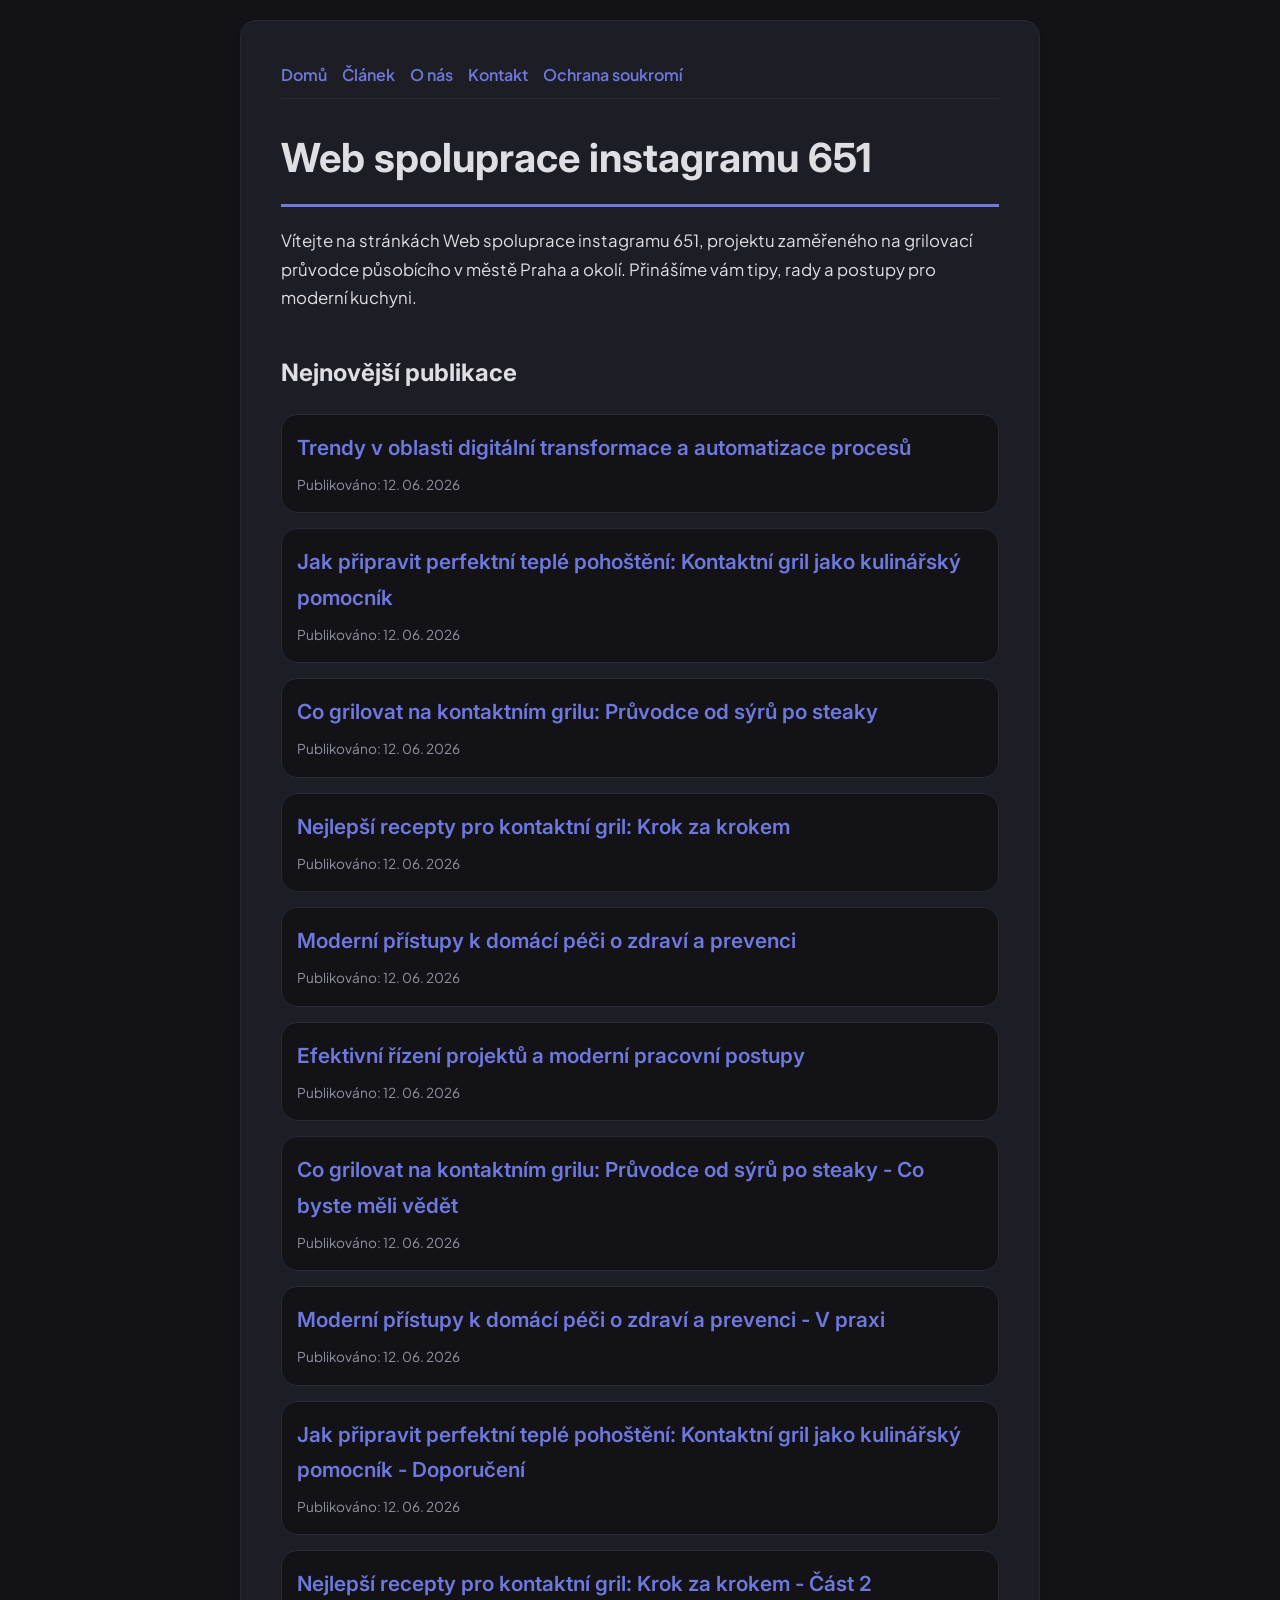
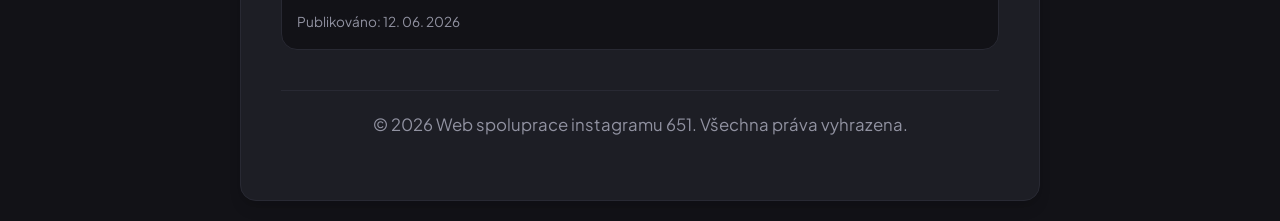
<file: index.html>
<!DOCTYPE html>
<html lang="cs">
<head>
    <meta charset="UTF-8">
    <meta name="viewport" content="width=device-width, initial-scale=1.0">
    <title>Web spoluprace instagramu 651 | Grilovací průvodce - Praha</title>
    <meta name="description" content="Vítejte na stránkách Web spoluprace instagramu 651, projektu zaměřeného na grilovací průvodce působícího v městě Praha a okolí. Přinášíme vám tipy, rady a postupy pro moderní kuchyni.">
    <meta name="geo.region" content="CZ" />
    <meta name="geo.placename" content="Praha" />
    <meta name="geo.position" content="50.0755;14.4378" />
    <meta name="ICBM" content="50.0755, 14.4378" />
    <link rel="stylesheet" href="style.css">
    <script type="application/ld+json">
{
  "@context": "https://schema.org",
  "@type": "LocalBusiness",
  "name": "Web spoluprace instagramu 651",
  "url": "https://web-spoluprace-instagramu-651.github.io",
  "telephone": "+420 222 555 123",
  "address": {
    "@type": "PostalAddress",
    "addressLocality": "Praha",
    "addressRegion": "Praha",
    "postalCode": "110 00",
    "addressCountry": "CZ"
  },
  "geo": {
    "@type": "GeoCoordinates",
    "latitude": 50.0755,
    "longitude": 14.4378
  }
}
</script>
</head>
<body>
    
        <div class="container" style="max-width: 800px;">
            <nav style="display: flex; gap: 15px; margin-bottom: 25px; border-bottom: 1px solid var(--border-color); padding-bottom: 10px; overflow-x: auto; flex-wrap: wrap;">
            <a href="index.html">Domů</a>
            <a href="trendy-v-oblasti-digitalni-transformace-a-automatizace-procesu.html">Článek</a>
            <a href="about.html">O nás</a>
            <a href="contact.html">Kontakt</a>
            <a href="privacy.html">Ochrana soukromí</a>
        </nav>
            <h1>Web spoluprace instagramu 651</h1>
            <p>Vítejte na stránkách Web spoluprace instagramu 651, projektu zaměřeného na grilovací průvodce působícího v městě Praha a okolí. Přinášíme vám tipy, rady a postupy pro moderní kuchyni.</p>
            <h2 style="margin-top: 40px;">Nejnovější publikace</h2>
            <ul style="list-style-type: none; padding-left: 0;">
                <li style="background: var(--bg-color); padding: 15px; border-radius: var(--border-radius); border: 1px solid var(--border-color); margin-bottom: 15px;">
                <h3 style="margin-bottom: 5px; font-size: 1.3rem;"><a href="trendy-v-oblasti-digitalni-transformace-a-automatizace-procesu.html">Trendy v oblasti digitální transformace a automatizace procesů</a></h3>
                <span style="font-size:0.85rem; color: var(--muted-text)">Publikováno: 12. 06. 2026</span>
            </li>
<li style="background: var(--bg-color); padding: 15px; border-radius: var(--border-radius); border: 1px solid var(--border-color); margin-bottom: 15px;">
                <h3 style="margin-bottom: 5px; font-size: 1.3rem;"><a href="jak-pripravit-perfektni-teple-pohosteni-kontaktni-gril-jako-kulinarsky-pomocnik.html">Jak připravit perfektní teplé pohoštění: Kontaktní gril jako kulinářský pomocník</a></h3>
                <span style="font-size:0.85rem; color: var(--muted-text)">Publikováno: 12. 06. 2026</span>
            </li>
<li style="background: var(--bg-color); padding: 15px; border-radius: var(--border-radius); border: 1px solid var(--border-color); margin-bottom: 15px;">
                <h3 style="margin-bottom: 5px; font-size: 1.3rem;"><a href="co-grilovat-na-kontaktnim-grilu-pruvodce-od-syru-po-steaky.html">Co grilovat na kontaktním grilu: Průvodce od sýrů po steaky</a></h3>
                <span style="font-size:0.85rem; color: var(--muted-text)">Publikováno: 12. 06. 2026</span>
            </li>
<li style="background: var(--bg-color); padding: 15px; border-radius: var(--border-radius); border: 1px solid var(--border-color); margin-bottom: 15px;">
                <h3 style="margin-bottom: 5px; font-size: 1.3rem;"><a href="nejlepsi-recepty-pro-kontaktni-gril-krok-za-krokem.html">Nejlepší recepty pro kontaktní gril: Krok za krokem</a></h3>
                <span style="font-size:0.85rem; color: var(--muted-text)">Publikováno: 12. 06. 2026</span>
            </li>
<li style="background: var(--bg-color); padding: 15px; border-radius: var(--border-radius); border: 1px solid var(--border-color); margin-bottom: 15px;">
                <h3 style="margin-bottom: 5px; font-size: 1.3rem;"><a href="moderni-pristupy-k-domaci-peci-o-zdravi-a-prevenci.html">Moderní přístupy k domácí péči o zdraví a prevenci</a></h3>
                <span style="font-size:0.85rem; color: var(--muted-text)">Publikováno: 12. 06. 2026</span>
            </li>
<li style="background: var(--bg-color); padding: 15px; border-radius: var(--border-radius); border: 1px solid var(--border-color); margin-bottom: 15px;">
                <h3 style="margin-bottom: 5px; font-size: 1.3rem;"><a href="efektivni-rizeni-projektu-a-moderni-pracovni-postupy.html">Efektivní řízení projektů a moderní pracovní postupy</a></h3>
                <span style="font-size:0.85rem; color: var(--muted-text)">Publikováno: 12. 06. 2026</span>
            </li>
<li style="background: var(--bg-color); padding: 15px; border-radius: var(--border-radius); border: 1px solid var(--border-color); margin-bottom: 15px;">
                <h3 style="margin-bottom: 5px; font-size: 1.3rem;"><a href="co-grilovat-na-kontaktnim-grilu-pruvodce-od-syru-po-steaky-co-byste-meli-vedet.html">Co grilovat na kontaktním grilu: Průvodce od sýrů po steaky - Co byste měli vědět</a></h3>
                <span style="font-size:0.85rem; color: var(--muted-text)">Publikováno: 12. 06. 2026</span>
            </li>
<li style="background: var(--bg-color); padding: 15px; border-radius: var(--border-radius); border: 1px solid var(--border-color); margin-bottom: 15px;">
                <h3 style="margin-bottom: 5px; font-size: 1.3rem;"><a href="moderni-pristupy-k-domaci-peci-o-zdravi-a-prevenci-v-praxi.html">Moderní přístupy k domácí péči o zdraví a prevenci - V praxi</a></h3>
                <span style="font-size:0.85rem; color: var(--muted-text)">Publikováno: 12. 06. 2026</span>
            </li>
<li style="background: var(--bg-color); padding: 15px; border-radius: var(--border-radius); border: 1px solid var(--border-color); margin-bottom: 15px;">
                <h3 style="margin-bottom: 5px; font-size: 1.3rem;"><a href="jak-pripravit-perfektni-teple-pohosteni-kontaktni-gril-jako-kulinarsky-pomocnik-doporuceni.html">Jak připravit perfektní teplé pohoštění: Kontaktní gril jako kulinářský pomocník - Doporučení</a></h3>
                <span style="font-size:0.85rem; color: var(--muted-text)">Publikováno: 12. 06. 2026</span>
            </li>
<li style="background: var(--bg-color); padding: 15px; border-radius: var(--border-radius); border: 1px solid var(--border-color); margin-bottom: 15px;">
                <h3 style="margin-bottom: 5px; font-size: 1.3rem;"><a href="nejlepsi-recepty-pro-kontaktni-gril-krok-za-krokem-cast-2.html">Nejlepší recepty pro kontaktní gril: Krok za krokem - Část 2</a></h3>
                <span style="font-size:0.85rem; color: var(--muted-text)">Publikováno: 12. 06. 2026</span>
            </li>

            </ul>
            <footer>
                <p>&copy; 2026 Web spoluprace instagramu 651. Všechna práva vyhrazena.</p>
            </footer>
        </div>
        
</body>
</html>
</file>
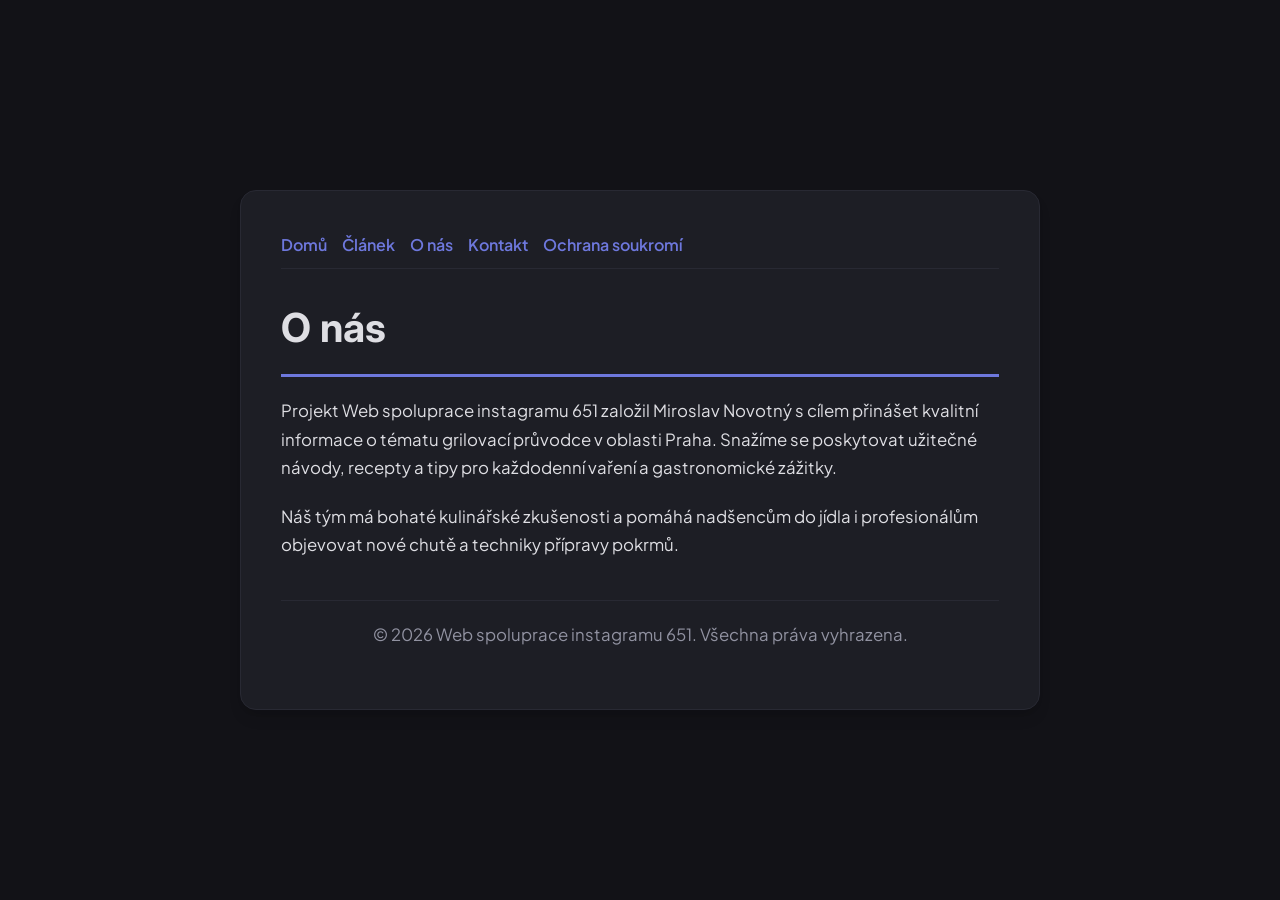
<file: about.html>
<!DOCTYPE html>
<html lang="cs">
<head>
    <meta charset="UTF-8">
    <meta name="viewport" content="width=device-width, initial-scale=1.0">
    <title>O nás | Web spoluprace instagramu 651</title>
    <meta name="description" content="Projekt Web spoluprace instagramu 651 založil Miroslav Novotný s cílem přinášet kvalitní informace o tématu grilovací průvodce v oblasti Praha. Snažíme se poskytovat užitečné návody, recepty a tipy pro každodenní vaření a gastronomické zážitky.">
    <meta name="geo.region" content="CZ" />
    <meta name="geo.placename" content="Praha" />
    <meta name="geo.position" content="50.0755;14.4378" />
    <meta name="ICBM" content="50.0755, 14.4378" />
    <link rel="stylesheet" href="style.css">
</head>
<body>
    
        <div class="container" style="max-width: 800px;">
            <nav style="display: flex; gap: 15px; margin-bottom: 25px; border-bottom: 1px solid var(--border-color); padding-bottom: 10px; overflow-x: auto; flex-wrap: wrap;">
            <a href="index.html">Domů</a>
            <a href="trendy-v-oblasti-digitalni-transformace-a-automatizace-procesu.html">Článek</a>
            <a href="about.html">O nás</a>
            <a href="contact.html">Kontakt</a>
            <a href="privacy.html">Ochrana soukromí</a>
        </nav>
            <h1>O nás</h1>
            <p>Projekt Web spoluprace instagramu 651 založil Miroslav Novotný s cílem přinášet kvalitní informace o tématu grilovací průvodce v oblasti Praha. Snažíme se poskytovat užitečné návody, recepty a tipy pro každodenní vaření a gastronomické zážitky.</p>
            <p>Náš tým má bohaté kulinářské zkušenosti a pomáhá nadšencům do jídla i profesionálům objevovat nové chutě a techniky přípravy pokrmů.</p>
            <footer>
                <p>&copy; 2026 Web spoluprace instagramu 651. Všechna práva vyhrazena.</p>
            </footer>
        </div>
        
</body>
</html>
</file>
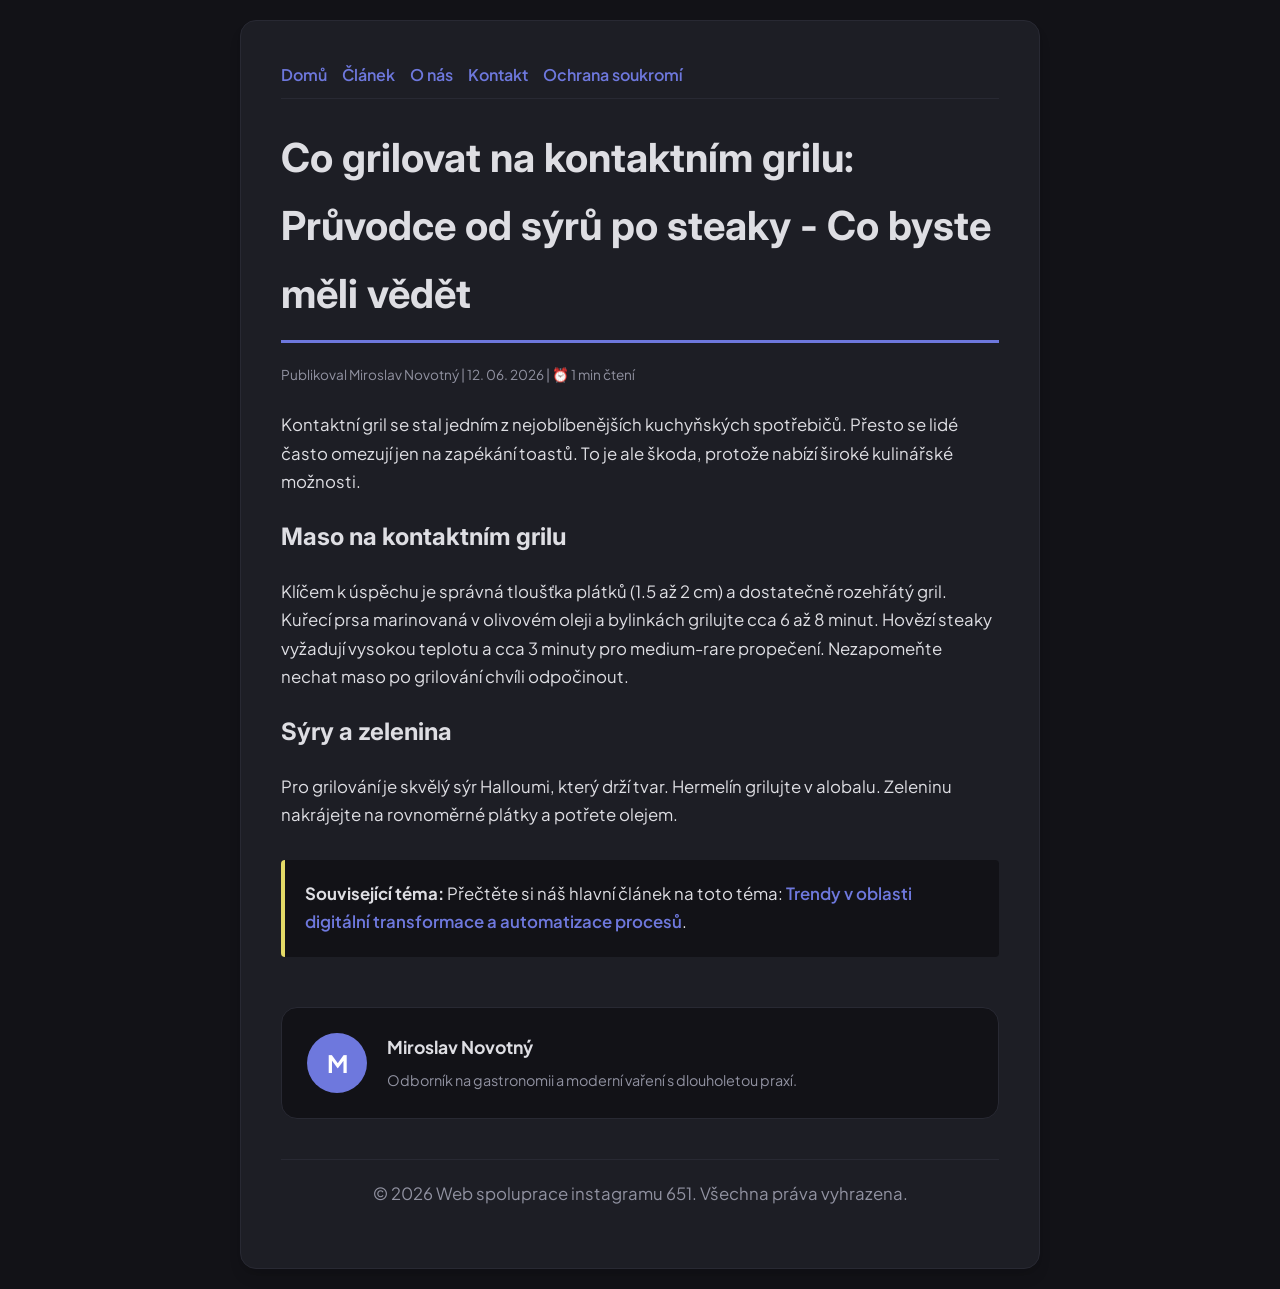
<file: co-grilovat-na-kontaktnim-grilu-pruvodce-od-syru-po-steaky-co-byste-meli-vedet.html>
<!DOCTYPE html>
<html lang="cs">
<head>
    <meta charset="UTF-8">
    <meta name="viewport" content="width=device-width, initial-scale=1.0">
    <title>Co grilovat na kontaktním grilu: Průvodce od sýrů po steaky - Co byste měli vědět - Web spoluprace instagramu 651</title>
    <meta name="description" content="Co grilovat na kontaktním grilu: Průvodce od sýrů po steaky - Co byste měli vědět">
    <meta name="geo.region" content="CZ" />
    <meta name="geo.placename" content="Praha" />
    <meta name="geo.position" content="50.0755;14.4378" />
    <meta name="ICBM" content="50.0755, 14.4378" />
    <link rel="stylesheet" href="style.css">
</head>
<body>
    
            <div class="container" style="max-width: 800px;">
                <nav style="display: flex; gap: 15px; margin-bottom: 25px; border-bottom: 1px solid var(--border-color); padding-bottom: 10px; overflow-x: auto; flex-wrap: wrap;">
            <a href="index.html">Domů</a>
            <a href="trendy-v-oblasti-digitalni-transformace-a-automatizace-procesu.html">Článek</a>
            <a href="about.html">O nás</a>
            <a href="contact.html">Kontakt</a>
            <a href="privacy.html">Ochrana soukromí</a>
        </nav>
                <h1>Co grilovat na kontaktním grilu: Průvodce od sýrů po steaky - Co byste měli vědět</h1>
                <div style="font-size:0.85rem; color: var(--muted-text); margin-bottom: 25px;">
                    Publikoval Miroslav Novotný | 12. 06. 2026 | ⏰ 1 min čtení
                </div>
                <article style="margin-top: 20px;">
                    <p>Kontaktní gril se stal jedním z nejoblíbenějších kuchyňských spotřebičů. Přesto se lidé často omezují jen na zapékání toastů. To je ale škoda, protože nabízí široké kulinářské možnosti.</p>
<h2>Maso na kontaktním grilu</h2>
<p>Klíčem k úspěchu je správná tloušťka plátků (1.5 až 2 cm) a dostatečně rozehřátý gril. Kuřecí prsa marinovaná v olivovém oleji a bylinkách grilujte cca 6 až 8 minut. Hovězí steaky vyžadují vysokou teplotu a cca 3 minuty pro medium-rare propečení. Nezapomeňte nechat maso po grilování chvíli odpočinout.</p>
<h2>Sýry a zelenina</h2>
<p>Pro grilování je skvělý sýr Halloumi, který drží tvar. Hermelín grilujte v alobalu. Zeleninu nakrájejte na rovnoměrné plátky a potřete olejem.</p>
                    <div class="link-resource" style="margin-top: 30px; padding: 20px; border-left: 4px solid var(--accent-color); background: var(--bg-color); border-radius: 4px;"><p style="margin: 0;"><strong>Související téma:</strong> Přečtěte si náš hlavní článek na toto téma: <a href="trendy-v-oblasti-digitalni-transformace-a-automatizace-procesu.html">Trendy v oblasti digitální transformace a automatizace procesů</a>.</p></div>
                </article>
                
            <div class="author-box" style="margin-top: 50px; padding: 25px; background: var(--bg-color); border: 1px solid var(--border-color); border-radius: var(--border-radius); display: flex; gap: 20px; align-items: center;">
                <div style="width: 60px; height: 60px; border-radius: 50%; background: var(--primary-color); display: flex; align-items: center; justify-content: center; color: white; font-weight: bold; font-size: 1.5rem;">M</div>
                <div>
                    <h4 style="margin-bottom: 5px; font-weight: bold; font-size: 1.1rem;">Miroslav Novotný</h4>
                    <p style="margin: 0; font-size: 0.9rem; color: var(--muted-text);">Odborník na gastronomii a moderní vaření s dlouholetou praxí.</p>
                </div>
            </div>
            
                <footer>
                    <p>&copy; 2026 Web spoluprace instagramu 651. Všechna práva vyhrazena.</p>
                </footer>
            </div>
            
</body>
</html>
</file>
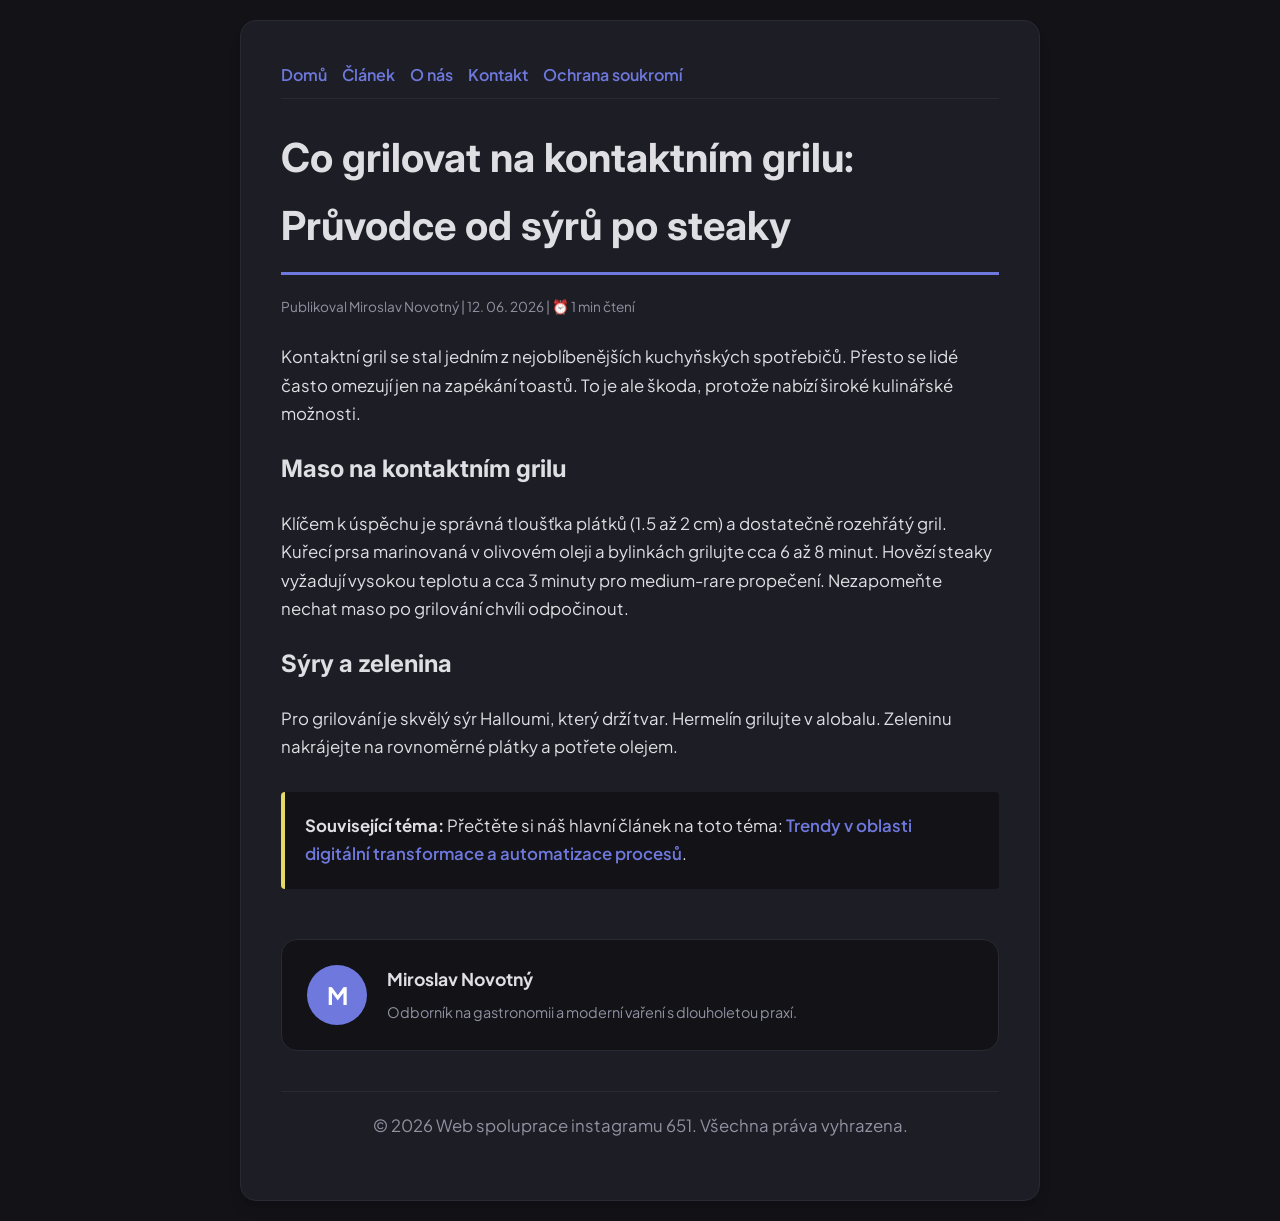
<file: co-grilovat-na-kontaktnim-grilu-pruvodce-od-syru-po-steaky.html>
<!DOCTYPE html>
<html lang="cs">
<head>
    <meta charset="UTF-8">
    <meta name="viewport" content="width=device-width, initial-scale=1.0">
    <title>Co grilovat na kontaktním grilu: Průvodce od sýrů po steaky - Web spoluprace instagramu 651</title>
    <meta name="description" content="Co grilovat na kontaktním grilu: Průvodce od sýrů po steaky">
    <meta name="geo.region" content="CZ" />
    <meta name="geo.placename" content="Praha" />
    <meta name="geo.position" content="50.0755;14.4378" />
    <meta name="ICBM" content="50.0755, 14.4378" />
    <link rel="stylesheet" href="style.css">
</head>
<body>
    
            <div class="container" style="max-width: 800px;">
                <nav style="display: flex; gap: 15px; margin-bottom: 25px; border-bottom: 1px solid var(--border-color); padding-bottom: 10px; overflow-x: auto; flex-wrap: wrap;">
            <a href="index.html">Domů</a>
            <a href="trendy-v-oblasti-digitalni-transformace-a-automatizace-procesu.html">Článek</a>
            <a href="about.html">O nás</a>
            <a href="contact.html">Kontakt</a>
            <a href="privacy.html">Ochrana soukromí</a>
        </nav>
                <h1>Co grilovat na kontaktním grilu: Průvodce od sýrů po steaky</h1>
                <div style="font-size:0.85rem; color: var(--muted-text); margin-bottom: 25px;">
                    Publikoval Miroslav Novotný | 12. 06. 2026 | ⏰ 1 min čtení
                </div>
                <article style="margin-top: 20px;">
                    <p>Kontaktní gril se stal jedním z nejoblíbenějších kuchyňských spotřebičů. Přesto se lidé často omezují jen na zapékání toastů. To je ale škoda, protože nabízí široké kulinářské možnosti.</p>
<h2>Maso na kontaktním grilu</h2>
<p>Klíčem k úspěchu je správná tloušťka plátků (1.5 až 2 cm) a dostatečně rozehřátý gril. Kuřecí prsa marinovaná v olivovém oleji a bylinkách grilujte cca 6 až 8 minut. Hovězí steaky vyžadují vysokou teplotu a cca 3 minuty pro medium-rare propečení. Nezapomeňte nechat maso po grilování chvíli odpočinout.</p>
<h2>Sýry a zelenina</h2>
<p>Pro grilování je skvělý sýr Halloumi, který drží tvar. Hermelín grilujte v alobalu. Zeleninu nakrájejte na rovnoměrné plátky a potřete olejem.</p>
                    <div class="link-resource" style="margin-top: 30px; padding: 20px; border-left: 4px solid var(--accent-color); background: var(--bg-color); border-radius: 4px;"><p style="margin: 0;"><strong>Související téma:</strong> Přečtěte si náš hlavní článek na toto téma: <a href="trendy-v-oblasti-digitalni-transformace-a-automatizace-procesu.html">Trendy v oblasti digitální transformace a automatizace procesů</a>.</p></div>
                </article>
                
            <div class="author-box" style="margin-top: 50px; padding: 25px; background: var(--bg-color); border: 1px solid var(--border-color); border-radius: var(--border-radius); display: flex; gap: 20px; align-items: center;">
                <div style="width: 60px; height: 60px; border-radius: 50%; background: var(--primary-color); display: flex; align-items: center; justify-content: center; color: white; font-weight: bold; font-size: 1.5rem;">M</div>
                <div>
                    <h4 style="margin-bottom: 5px; font-weight: bold; font-size: 1.1rem;">Miroslav Novotný</h4>
                    <p style="margin: 0; font-size: 0.9rem; color: var(--muted-text);">Odborník na gastronomii a moderní vaření s dlouholetou praxí.</p>
                </div>
            </div>
            
                <footer>
                    <p>&copy; 2026 Web spoluprace instagramu 651. Všechna práva vyhrazena.</p>
                </footer>
            </div>
            
</body>
</html>
</file>
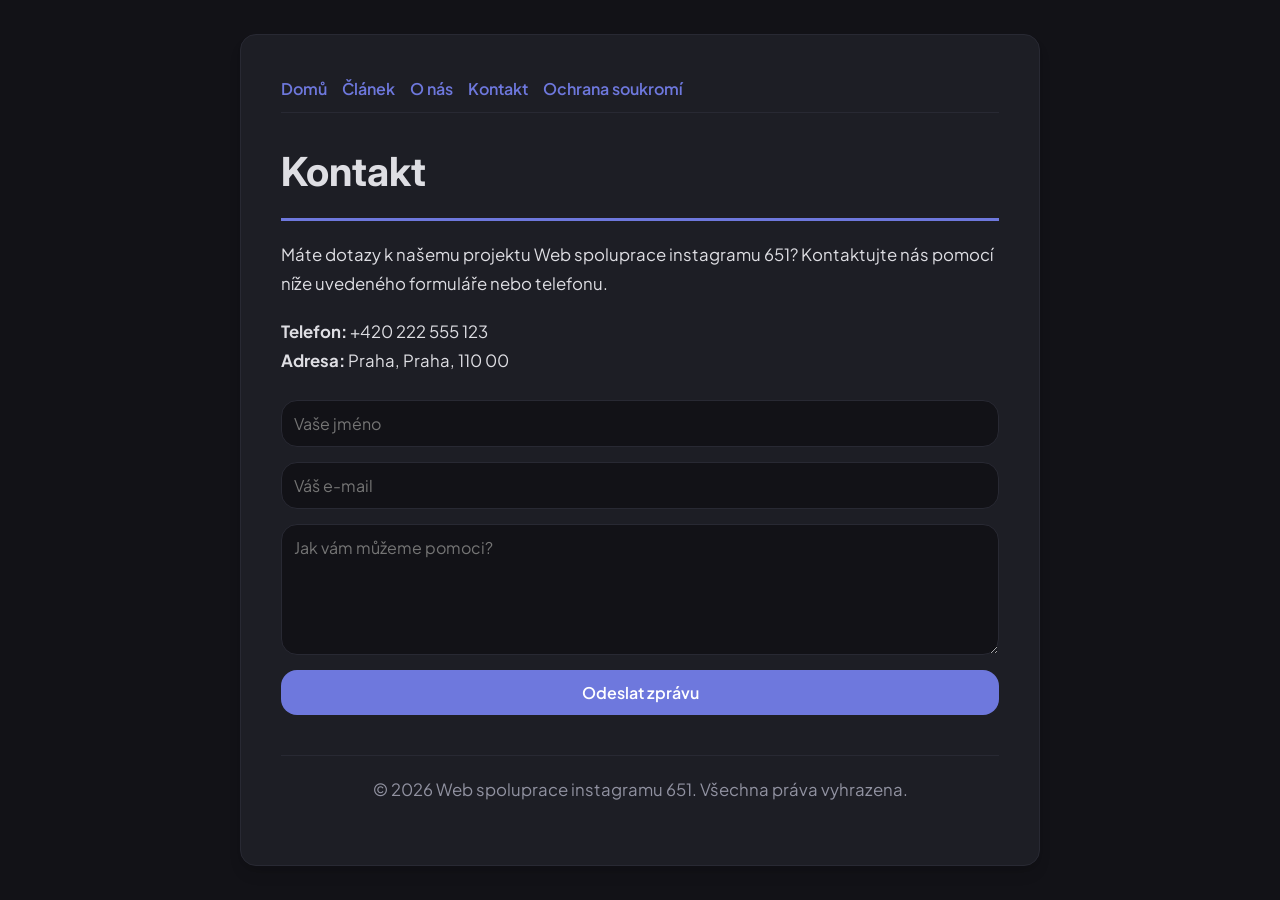
<file: contact.html>
<!DOCTYPE html>
<html lang="cs">
<head>
    <meta charset="UTF-8">
    <meta name="viewport" content="width=device-width, initial-scale=1.0">
    <title>Kontakt | Web spoluprace instagramu 651</title>
    <meta name="description" content="Máte dotazy k našemu projektu Web spoluprace instagramu 651? Kontaktujte nás pomocí níže uvedeného formuláře nebo telefonu.">
    <meta name="geo.region" content="CZ" />
    <meta name="geo.placename" content="Praha" />
    <meta name="geo.position" content="50.0755;14.4378" />
    <meta name="ICBM" content="50.0755, 14.4378" />
    <link rel="stylesheet" href="style.css">
</head>
<body>
    
        <div class="container" style="max-width: 800px;">
            <nav style="display: flex; gap: 15px; margin-bottom: 25px; border-bottom: 1px solid var(--border-color); padding-bottom: 10px; overflow-x: auto; flex-wrap: wrap;">
            <a href="index.html">Domů</a>
            <a href="trendy-v-oblasti-digitalni-transformace-a-automatizace-procesu.html">Článek</a>
            <a href="about.html">O nás</a>
            <a href="contact.html">Kontakt</a>
            <a href="privacy.html">Ochrana soukromí</a>
        </nav>
            <h1>Kontakt</h1>
            <p>Máte dotazy k našemu projektu Web spoluprace instagramu 651? Kontaktujte nás pomocí níže uvedeného formuláře nebo telefonu.</p>
            <p><strong>Telefon:</strong> +420 222 555 123<br><strong>Adresa:</strong> Praha, Praha, 110 00</p>
            <form action="https://formspree.io/f/placeholder" method="POST">
                <input type="text" name="name" placeholder="Vaše jméno" required>
                <input type="email" name="email" placeholder="Váš e-mail" required>
                <textarea name="message" placeholder="Jak vám můžeme pomoci?" rows="5" required></textarea>
                <button type="submit">Odeslat zprávu</button>
            </form>
            <footer>
                <p>&copy; 2026 Web spoluprace instagramu 651. Všechna práva vyhrazena.</p>
            </footer>
        </div>
        
</body>
</html>
</file>
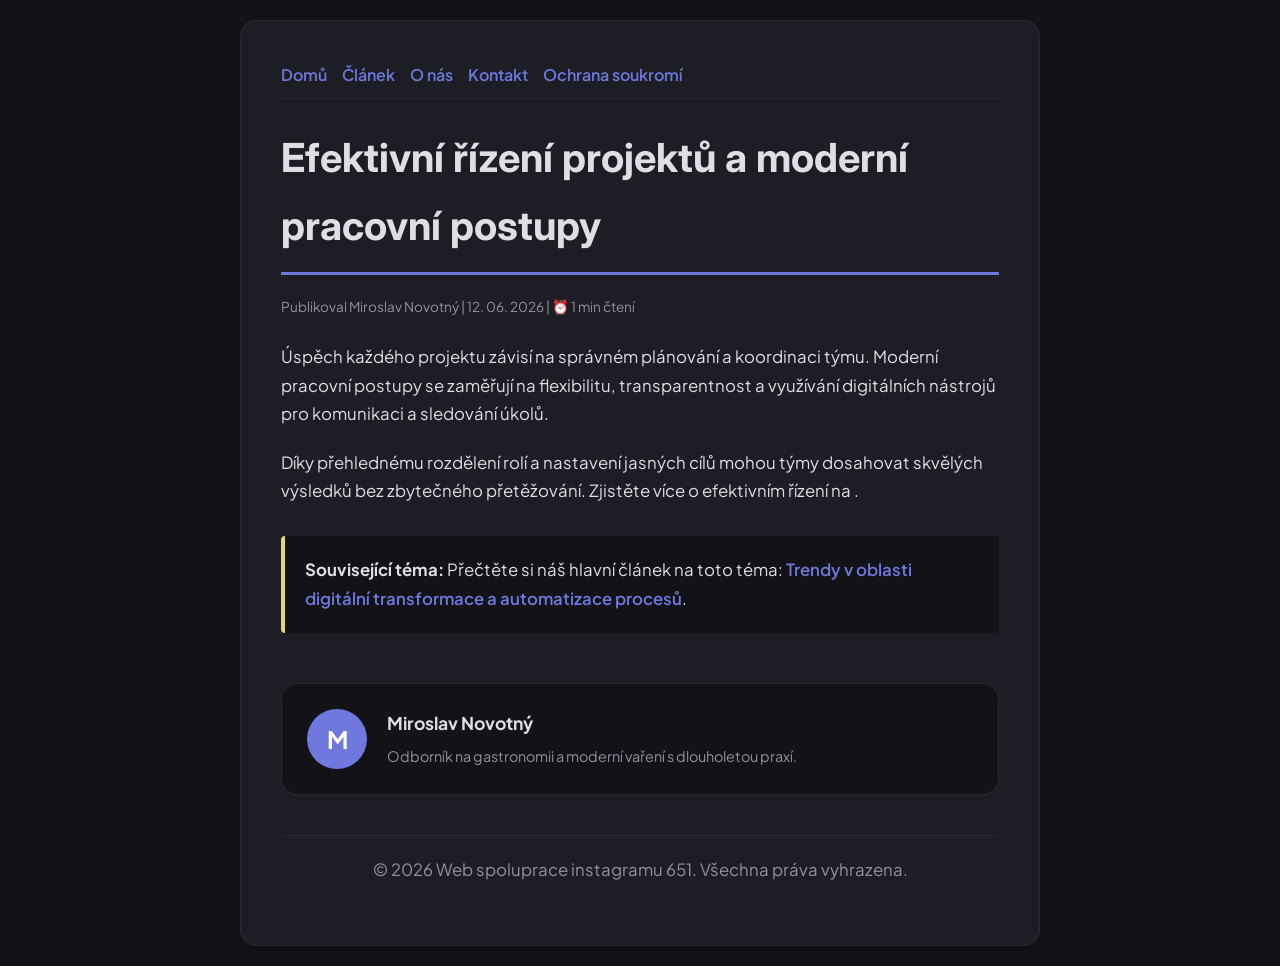
<file: efektivni-rizeni-projektu-a-moderni-pracovni-postupy.html>
<!DOCTYPE html>
<html lang="cs">
<head>
    <meta charset="UTF-8">
    <meta name="viewport" content="width=device-width, initial-scale=1.0">
    <title>Efektivní řízení projektů a moderní pracovní postupy - Web spoluprace instagramu 651</title>
    <meta name="description" content="Efektivní řízení projektů a moderní pracovní postupy">
    <meta name="geo.region" content="CZ" />
    <meta name="geo.placename" content="Praha" />
    <meta name="geo.position" content="50.0755;14.4378" />
    <meta name="ICBM" content="50.0755, 14.4378" />
    <link rel="stylesheet" href="style.css">
</head>
<body>
    
            <div class="container" style="max-width: 800px;">
                <nav style="display: flex; gap: 15px; margin-bottom: 25px; border-bottom: 1px solid var(--border-color); padding-bottom: 10px; overflow-x: auto; flex-wrap: wrap;">
            <a href="index.html">Domů</a>
            <a href="trendy-v-oblasti-digitalni-transformace-a-automatizace-procesu.html">Článek</a>
            <a href="about.html">O nás</a>
            <a href="contact.html">Kontakt</a>
            <a href="privacy.html">Ochrana soukromí</a>
        </nav>
                <h1>Efektivní řízení projektů a moderní pracovní postupy</h1>
                <div style="font-size:0.85rem; color: var(--muted-text); margin-bottom: 25px;">
                    Publikoval Miroslav Novotný | 12. 06. 2026 | ⏰ 1 min čtení
                </div>
                <article style="margin-top: 20px;">
                    <p>Úspěch každého projektu závisí na správném plánování a koordinaci týmu. Moderní pracovní postupy se zaměřují na flexibilitu, transparentnost a využívání digitálních nástrojů pro komunikaci a sledování úkolů.</p>
<p>Díky přehlednému rozdělení rolí a nastavení jasných cílů mohou týmy dosahovat skvělých výsledků bez zbytečného přetěžování. Zjistěte více o efektivním řízení na .</p>
                    <div class="link-resource" style="margin-top: 30px; padding: 20px; border-left: 4px solid var(--accent-color); background: var(--bg-color); border-radius: 4px;"><p style="margin: 0;"><strong>Související téma:</strong> Přečtěte si náš hlavní článek na toto téma: <a href="trendy-v-oblasti-digitalni-transformace-a-automatizace-procesu.html">Trendy v oblasti digitální transformace a automatizace procesů</a>.</p></div>
                </article>
                
            <div class="author-box" style="margin-top: 50px; padding: 25px; background: var(--bg-color); border: 1px solid var(--border-color); border-radius: var(--border-radius); display: flex; gap: 20px; align-items: center;">
                <div style="width: 60px; height: 60px; border-radius: 50%; background: var(--primary-color); display: flex; align-items: center; justify-content: center; color: white; font-weight: bold; font-size: 1.5rem;">M</div>
                <div>
                    <h4 style="margin-bottom: 5px; font-weight: bold; font-size: 1.1rem;">Miroslav Novotný</h4>
                    <p style="margin: 0; font-size: 0.9rem; color: var(--muted-text);">Odborník na gastronomii a moderní vaření s dlouholetou praxí.</p>
                </div>
            </div>
            
                <footer>
                    <p>&copy; 2026 Web spoluprace instagramu 651. Všechna práva vyhrazena.</p>
                </footer>
            </div>
            
</body>
</html>
</file>
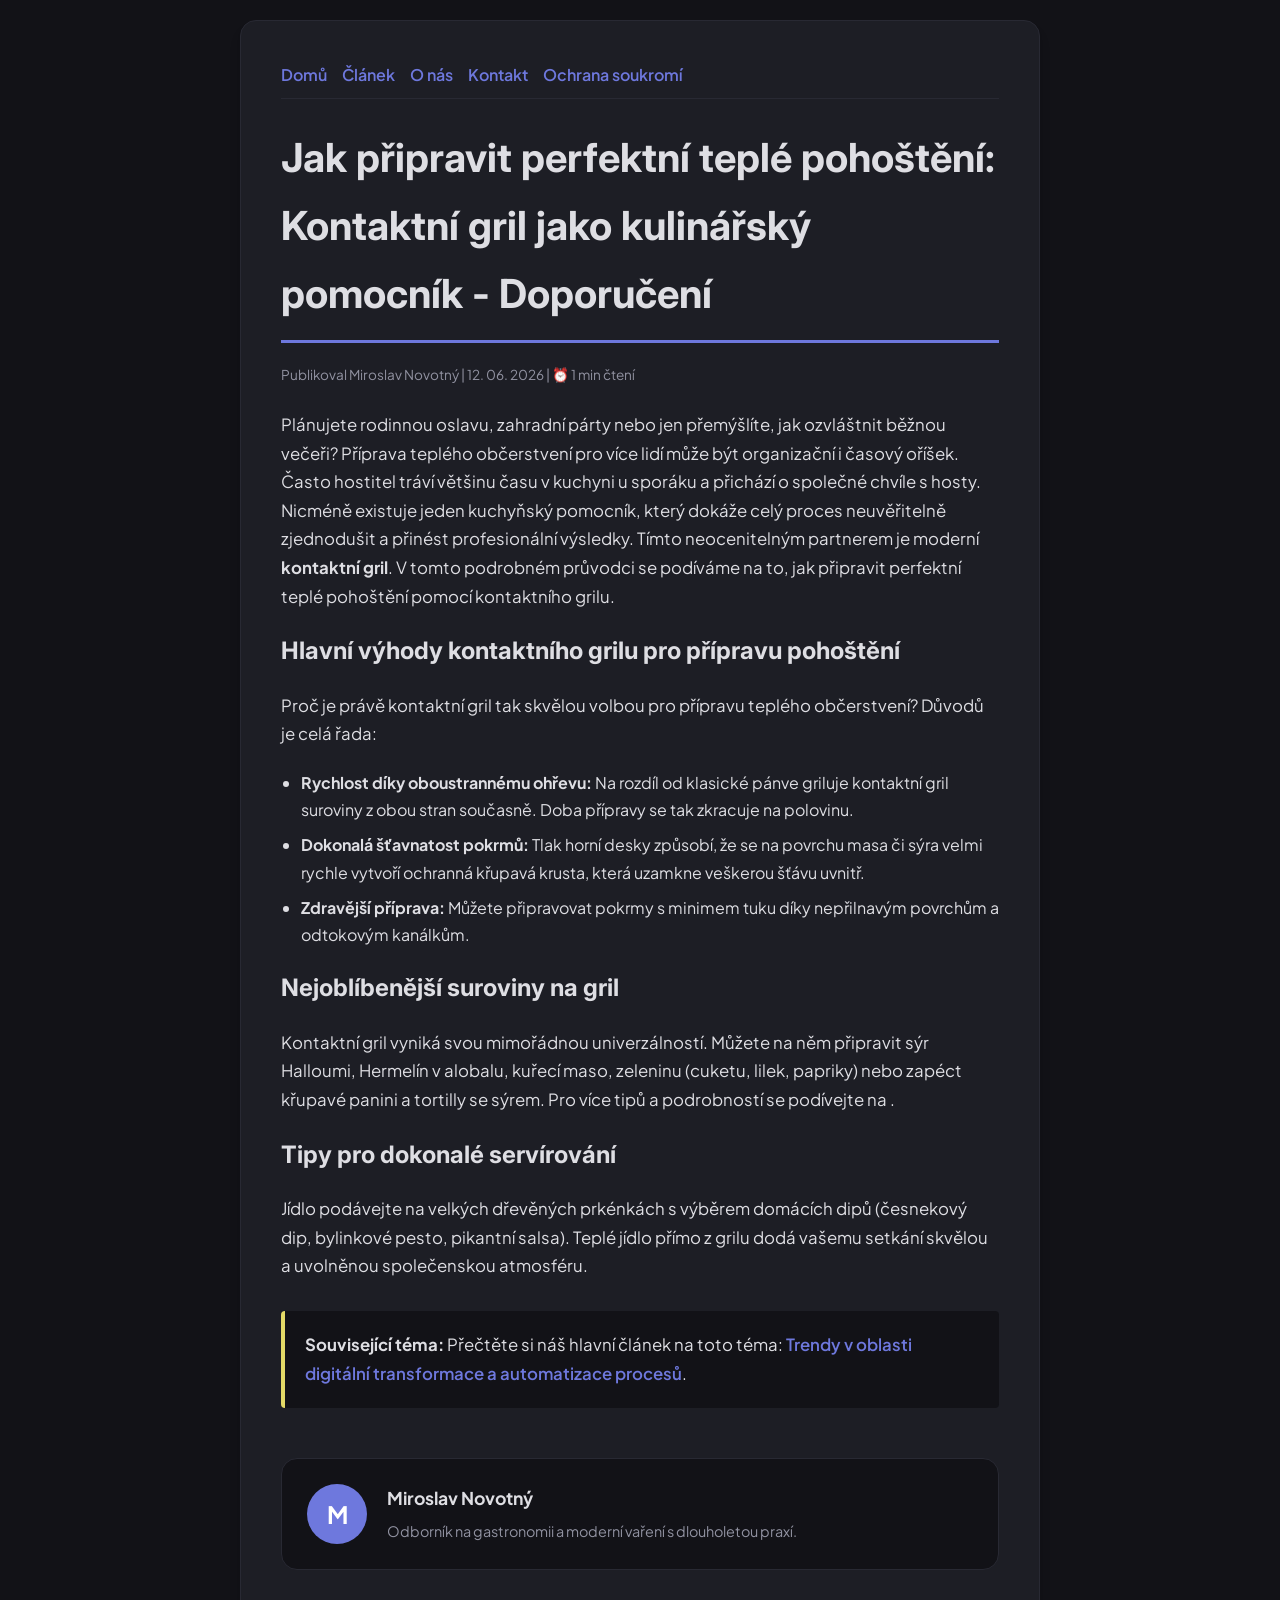
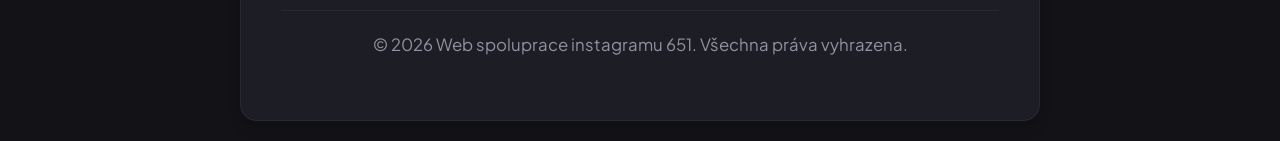
<file: jak-pripravit-perfektni-teple-pohosteni-kontaktni-gril-jako-kulinarsky-pomocnik-doporuceni.html>
<!DOCTYPE html>
<html lang="cs">
<head>
    <meta charset="UTF-8">
    <meta name="viewport" content="width=device-width, initial-scale=1.0">
    <title>Jak připravit perfektní teplé pohoštění: Kontaktní gril jako kulinářský pomocník - Doporučení - Web spoluprace instagramu 651</title>
    <meta name="description" content="Jak připravit perfektní teplé pohoštění: Kontaktní gril jako kulinářský pomocník - Doporučení">
    <meta name="geo.region" content="CZ" />
    <meta name="geo.placename" content="Praha" />
    <meta name="geo.position" content="50.0755;14.4378" />
    <meta name="ICBM" content="50.0755, 14.4378" />
    <link rel="stylesheet" href="style.css">
</head>
<body>
    
            <div class="container" style="max-width: 800px;">
                <nav style="display: flex; gap: 15px; margin-bottom: 25px; border-bottom: 1px solid var(--border-color); padding-bottom: 10px; overflow-x: auto; flex-wrap: wrap;">
            <a href="index.html">Domů</a>
            <a href="trendy-v-oblasti-digitalni-transformace-a-automatizace-procesu.html">Článek</a>
            <a href="about.html">O nás</a>
            <a href="contact.html">Kontakt</a>
            <a href="privacy.html">Ochrana soukromí</a>
        </nav>
                <h1>Jak připravit perfektní teplé pohoštění: Kontaktní gril jako kulinářský pomocník - Doporučení</h1>
                <div style="font-size:0.85rem; color: var(--muted-text); margin-bottom: 25px;">
                    Publikoval Miroslav Novotný | 12. 06. 2026 | ⏰ 1 min čtení
                </div>
                <article style="margin-top: 20px;">
                    <p>Plánujete rodinnou oslavu, zahradní párty nebo jen přemýšlíte, jak ozvláštnit běžnou večeři? Příprava teplého občerstvení pro více lidí může být organizační i časový oříšek. Často hostitel tráví většinu času v kuchyni u sporáku a přichází o společné chvíle s hosty. Nicméně existuje jeden kuchyňský pomocník, který dokáže celý proces neuvěřitelně zjednodušit a přinést profesionální výsledky. Tímto neocenitelným partnerem je moderní <strong>kontaktní gril</strong>. V tomto podrobném průvodci se podíváme na to, jak připravit perfektní teplé pohoštění pomocí kontaktního grilu.</p>
<h2>Hlavní výhody kontaktního grilu pro přípravu pohoštění</h2>
<p>Proč je právě kontaktní gril tak skvělou volbou pro přípravu teplého občerstvení? Důvodů je celá řada:</p>
<ul>
    <li><strong>Rychlost díky oboustrannému ohřevu:</strong> Na rozdíl od klasické pánve griluje kontaktní gril suroviny z obou stran současně. Doba přípravy se tak zkracuje na polovinu.</li>
    <li><strong>Dokonalá šťavnatost pokrmů:</strong> Tlak horní desky způsobí, že se na povrchu masa či sýra velmi rychle vytvoří ochranná křupavá krusta, která uzamkne veškerou šťávu uvnitř.</li>
    <li><strong>Zdravější příprava:</strong> Můžete připravovat pokrmy s minimem tuku díky nepřilnavým povrchům a odtokovým kanálkům.</li>
</ul>
<h2>Nejoblíbenější suroviny na gril</h2>
<p>Kontaktní gril vyniká svou mimořádnou univerzálností. Můžete na něm připravit sýr Halloumi, Hermelín v alobalu, kuřecí maso, zeleninu (cuketu, lilek, papriky) nebo zapéct křupavé panini a tortilly se sýrem. Pro více tipů a podrobností se podívejte na .</p>
<h2>Tipy pro dokonalé servírování</h2>
<p>Jídlo podávejte na velkých dřevěných prkénkách s výběrem domácích dipů (česnekový dip, bylinkové pesto, pikantní salsa). Teplé jídlo přímo z grilu dodá vašemu setkání skvělou a uvolněnou společenskou atmosféru.</p>
                    <div class="link-resource" style="margin-top: 30px; padding: 20px; border-left: 4px solid var(--accent-color); background: var(--bg-color); border-radius: 4px;"><p style="margin: 0;"><strong>Související téma:</strong> Přečtěte si náš hlavní článek na toto téma: <a href="trendy-v-oblasti-digitalni-transformace-a-automatizace-procesu.html">Trendy v oblasti digitální transformace a automatizace procesů</a>.</p></div>
                </article>
                
            <div class="author-box" style="margin-top: 50px; padding: 25px; background: var(--bg-color); border: 1px solid var(--border-color); border-radius: var(--border-radius); display: flex; gap: 20px; align-items: center;">
                <div style="width: 60px; height: 60px; border-radius: 50%; background: var(--primary-color); display: flex; align-items: center; justify-content: center; color: white; font-weight: bold; font-size: 1.5rem;">M</div>
                <div>
                    <h4 style="margin-bottom: 5px; font-weight: bold; font-size: 1.1rem;">Miroslav Novotný</h4>
                    <p style="margin: 0; font-size: 0.9rem; color: var(--muted-text);">Odborník na gastronomii a moderní vaření s dlouholetou praxí.</p>
                </div>
            </div>
            
                <footer>
                    <p>&copy; 2026 Web spoluprace instagramu 651. Všechna práva vyhrazena.</p>
                </footer>
            </div>
            
</body>
</html>
</file>
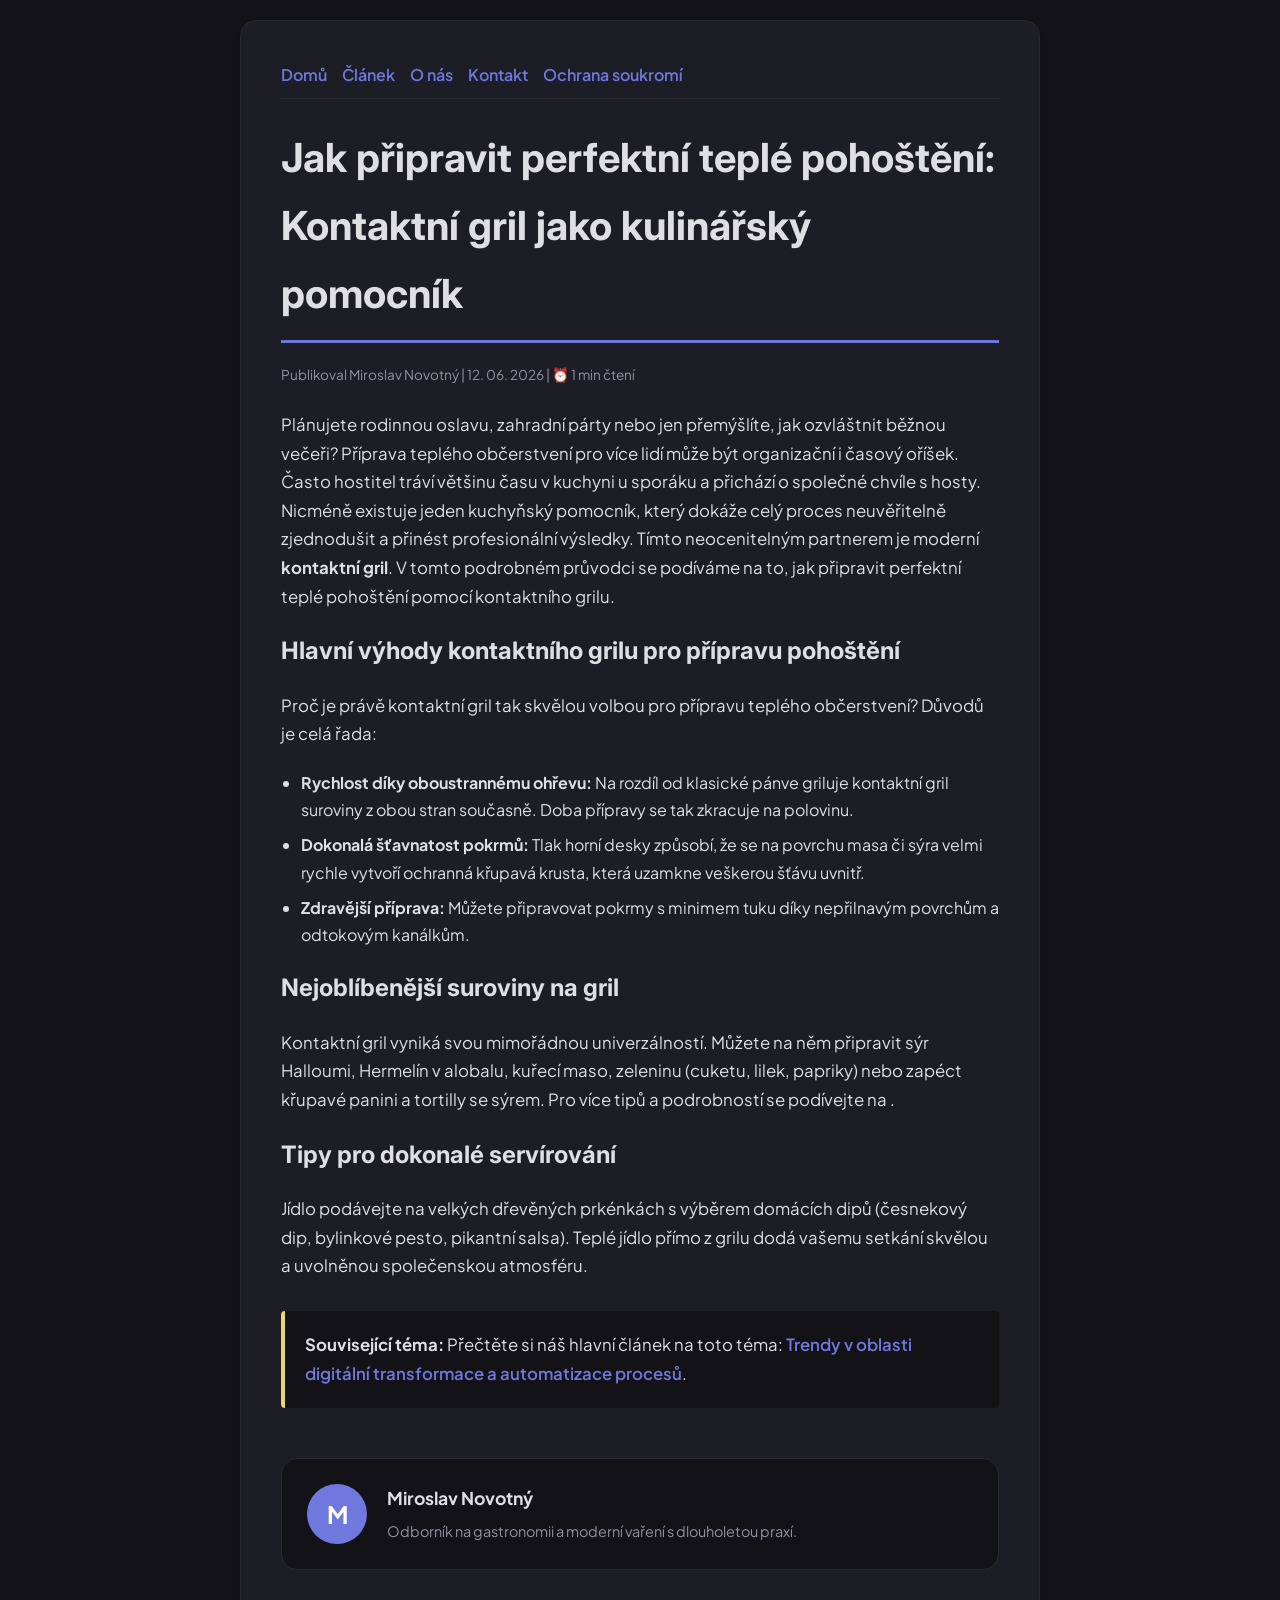
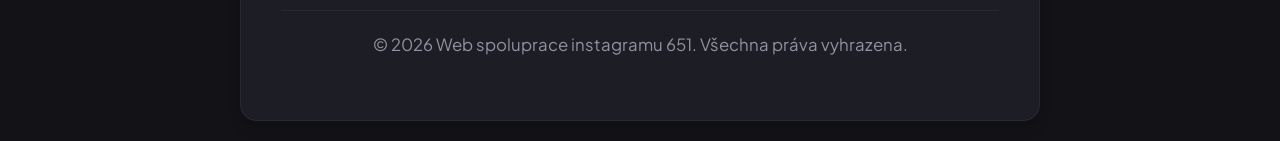
<file: jak-pripravit-perfektni-teple-pohosteni-kontaktni-gril-jako-kulinarsky-pomocnik.html>
<!DOCTYPE html>
<html lang="cs">
<head>
    <meta charset="UTF-8">
    <meta name="viewport" content="width=device-width, initial-scale=1.0">
    <title>Jak připravit perfektní teplé pohoštění: Kontaktní gril jako kulinářský pomocník - Web spoluprace instagramu 651</title>
    <meta name="description" content="Jak připravit perfektní teplé pohoštění: Kontaktní gril jako kulinářský pomocník">
    <meta name="geo.region" content="CZ" />
    <meta name="geo.placename" content="Praha" />
    <meta name="geo.position" content="50.0755;14.4378" />
    <meta name="ICBM" content="50.0755, 14.4378" />
    <link rel="stylesheet" href="style.css">
</head>
<body>
    
            <div class="container" style="max-width: 800px;">
                <nav style="display: flex; gap: 15px; margin-bottom: 25px; border-bottom: 1px solid var(--border-color); padding-bottom: 10px; overflow-x: auto; flex-wrap: wrap;">
            <a href="index.html">Domů</a>
            <a href="trendy-v-oblasti-digitalni-transformace-a-automatizace-procesu.html">Článek</a>
            <a href="about.html">O nás</a>
            <a href="contact.html">Kontakt</a>
            <a href="privacy.html">Ochrana soukromí</a>
        </nav>
                <h1>Jak připravit perfektní teplé pohoštění: Kontaktní gril jako kulinářský pomocník</h1>
                <div style="font-size:0.85rem; color: var(--muted-text); margin-bottom: 25px;">
                    Publikoval Miroslav Novotný | 12. 06. 2026 | ⏰ 1 min čtení
                </div>
                <article style="margin-top: 20px;">
                    <p>Plánujete rodinnou oslavu, zahradní párty nebo jen přemýšlíte, jak ozvláštnit běžnou večeři? Příprava teplého občerstvení pro více lidí může být organizační i časový oříšek. Často hostitel tráví většinu času v kuchyni u sporáku a přichází o společné chvíle s hosty. Nicméně existuje jeden kuchyňský pomocník, který dokáže celý proces neuvěřitelně zjednodušit a přinést profesionální výsledky. Tímto neocenitelným partnerem je moderní <strong>kontaktní gril</strong>. V tomto podrobném průvodci se podíváme na to, jak připravit perfektní teplé pohoštění pomocí kontaktního grilu.</p>
<h2>Hlavní výhody kontaktního grilu pro přípravu pohoštění</h2>
<p>Proč je právě kontaktní gril tak skvělou volbou pro přípravu teplého občerstvení? Důvodů je celá řada:</p>
<ul>
    <li><strong>Rychlost díky oboustrannému ohřevu:</strong> Na rozdíl od klasické pánve griluje kontaktní gril suroviny z obou stran současně. Doba přípravy se tak zkracuje na polovinu.</li>
    <li><strong>Dokonalá šťavnatost pokrmů:</strong> Tlak horní desky způsobí, že se na povrchu masa či sýra velmi rychle vytvoří ochranná křupavá krusta, která uzamkne veškerou šťávu uvnitř.</li>
    <li><strong>Zdravější příprava:</strong> Můžete připravovat pokrmy s minimem tuku díky nepřilnavým povrchům a odtokovým kanálkům.</li>
</ul>
<h2>Nejoblíbenější suroviny na gril</h2>
<p>Kontaktní gril vyniká svou mimořádnou univerzálností. Můžete na něm připravit sýr Halloumi, Hermelín v alobalu, kuřecí maso, zeleninu (cuketu, lilek, papriky) nebo zapéct křupavé panini a tortilly se sýrem. Pro více tipů a podrobností se podívejte na .</p>
<h2>Tipy pro dokonalé servírování</h2>
<p>Jídlo podávejte na velkých dřevěných prkénkách s výběrem domácích dipů (česnekový dip, bylinkové pesto, pikantní salsa). Teplé jídlo přímo z grilu dodá vašemu setkání skvělou a uvolněnou společenskou atmosféru.</p>
                    <div class="link-resource" style="margin-top: 30px; padding: 20px; border-left: 4px solid var(--accent-color); background: var(--bg-color); border-radius: 4px;"><p style="margin: 0;"><strong>Související téma:</strong> Přečtěte si náš hlavní článek na toto téma: <a href="trendy-v-oblasti-digitalni-transformace-a-automatizace-procesu.html">Trendy v oblasti digitální transformace a automatizace procesů</a>.</p></div>
                </article>
                
            <div class="author-box" style="margin-top: 50px; padding: 25px; background: var(--bg-color); border: 1px solid var(--border-color); border-radius: var(--border-radius); display: flex; gap: 20px; align-items: center;">
                <div style="width: 60px; height: 60px; border-radius: 50%; background: var(--primary-color); display: flex; align-items: center; justify-content: center; color: white; font-weight: bold; font-size: 1.5rem;">M</div>
                <div>
                    <h4 style="margin-bottom: 5px; font-weight: bold; font-size: 1.1rem;">Miroslav Novotný</h4>
                    <p style="margin: 0; font-size: 0.9rem; color: var(--muted-text);">Odborník na gastronomii a moderní vaření s dlouholetou praxí.</p>
                </div>
            </div>
            
                <footer>
                    <p>&copy; 2026 Web spoluprace instagramu 651. Všechna práva vyhrazena.</p>
                </footer>
            </div>
            
</body>
</html>
</file>
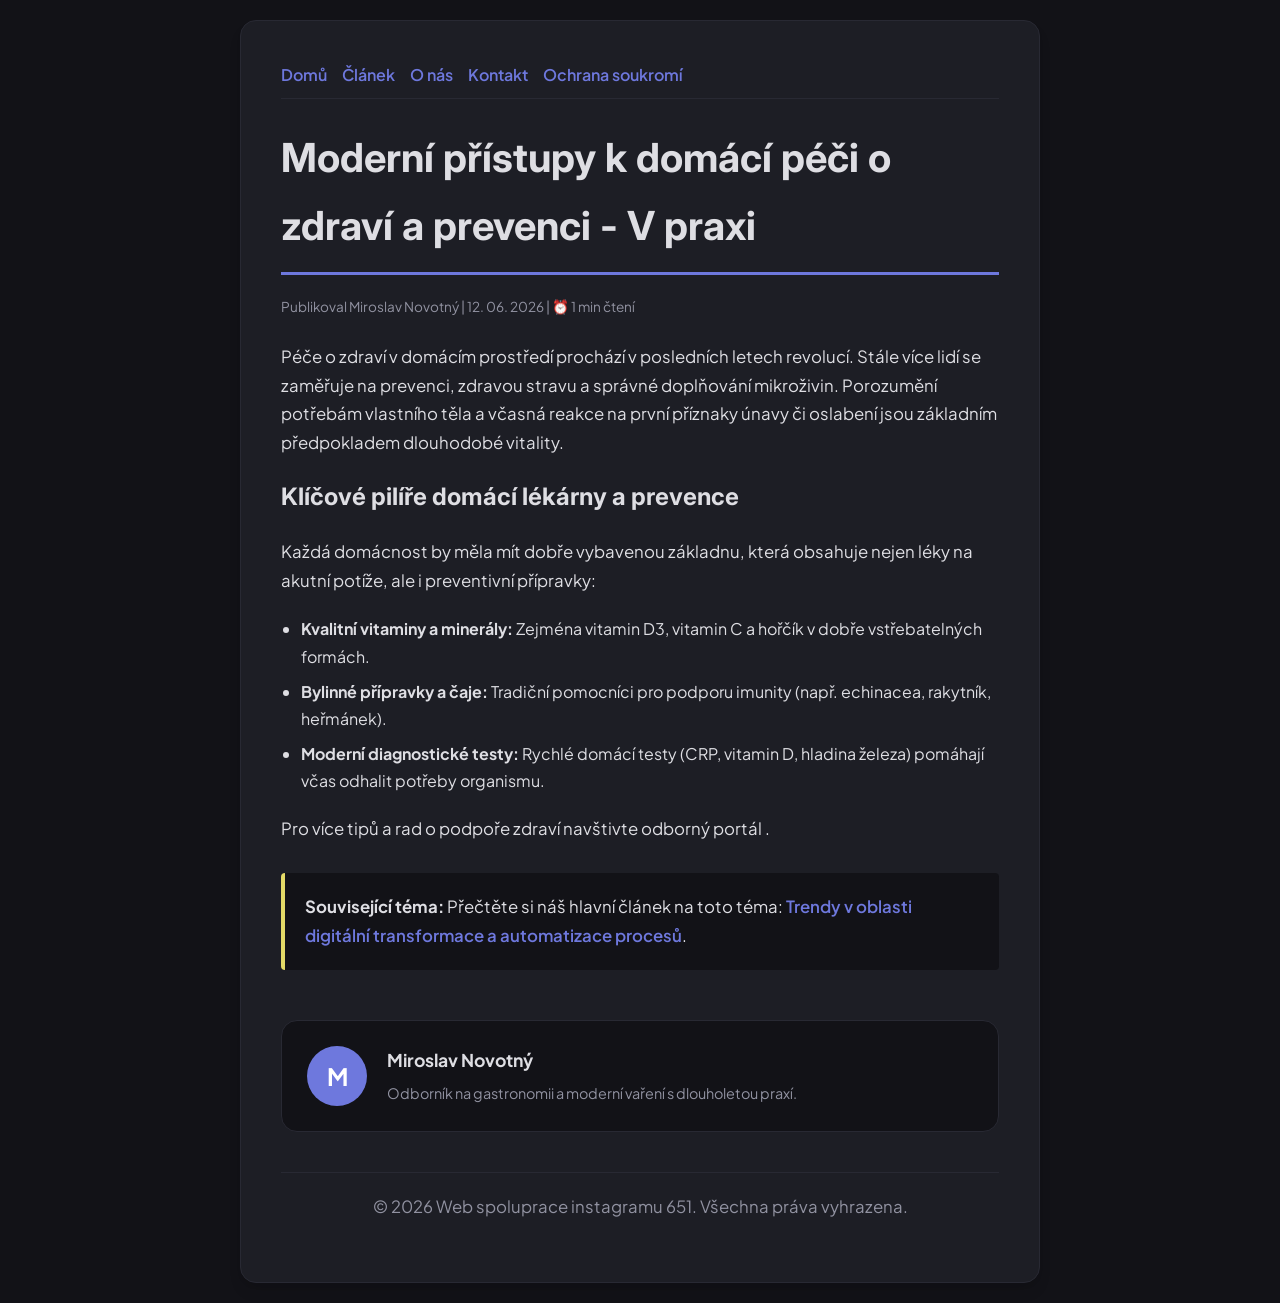
<file: moderni-pristupy-k-domaci-peci-o-zdravi-a-prevenci-v-praxi.html>
<!DOCTYPE html>
<html lang="cs">
<head>
    <meta charset="UTF-8">
    <meta name="viewport" content="width=device-width, initial-scale=1.0">
    <title>Moderní přístupy k domácí péči o zdraví a prevenci - V praxi - Web spoluprace instagramu 651</title>
    <meta name="description" content="Moderní přístupy k domácí péči o zdraví a prevenci - V praxi">
    <meta name="geo.region" content="CZ" />
    <meta name="geo.placename" content="Praha" />
    <meta name="geo.position" content="50.0755;14.4378" />
    <meta name="ICBM" content="50.0755, 14.4378" />
    <link rel="stylesheet" href="style.css">
</head>
<body>
    
            <div class="container" style="max-width: 800px;">
                <nav style="display: flex; gap: 15px; margin-bottom: 25px; border-bottom: 1px solid var(--border-color); padding-bottom: 10px; overflow-x: auto; flex-wrap: wrap;">
            <a href="index.html">Domů</a>
            <a href="trendy-v-oblasti-digitalni-transformace-a-automatizace-procesu.html">Článek</a>
            <a href="about.html">O nás</a>
            <a href="contact.html">Kontakt</a>
            <a href="privacy.html">Ochrana soukromí</a>
        </nav>
                <h1>Moderní přístupy k domácí péči o zdraví a prevenci - V praxi</h1>
                <div style="font-size:0.85rem; color: var(--muted-text); margin-bottom: 25px;">
                    Publikoval Miroslav Novotný | 12. 06. 2026 | ⏰ 1 min čtení
                </div>
                <article style="margin-top: 20px;">
                    <p>Péče o zdraví v domácím prostředí prochází v posledních letech revolucí. Stále více lidí se zaměřuje na prevenci, zdravou stravu a správné doplňování mikroživin. Porozumění potřebám vlastního těla a včasná reakce na první příznaky únavy či oslabení jsou základním předpokladem dlouhodobé vitality.</p>
<h2>Klíčové pilíře domácí lékárny a prevence</h2>
<p>Každá domácnost by měla mít dobře vybavenou základnu, která obsahuje nejen léky na akutní potíže, ale i preventivní přípravky:</p>
<ul>
    <li><strong>Kvalitní vitaminy a minerály:</strong> Zejména vitamin D3, vitamin C a hořčík v dobře vstřebatelných formách.</li>
    <li><strong>Bylinné přípravky a čaje:</strong> Tradiční pomocníci pro podporu imunity (např. echinacea, rakytník, heřmánek).</li>
    <li><strong>Moderní diagnostické testy:</strong> Rychlé domácí testy (CRP, vitamin D, hladina železa) pomáhají včas odhalit potřeby organismu.</li>
</ul>
<p>Pro více tipů a rad o podpoře zdraví navštivte odborný portál .</p>
                    <div class="link-resource" style="margin-top: 30px; padding: 20px; border-left: 4px solid var(--accent-color); background: var(--bg-color); border-radius: 4px;"><p style="margin: 0;"><strong>Související téma:</strong> Přečtěte si náš hlavní článek na toto téma: <a href="trendy-v-oblasti-digitalni-transformace-a-automatizace-procesu.html">Trendy v oblasti digitální transformace a automatizace procesů</a>.</p></div>
                </article>
                
            <div class="author-box" style="margin-top: 50px; padding: 25px; background: var(--bg-color); border: 1px solid var(--border-color); border-radius: var(--border-radius); display: flex; gap: 20px; align-items: center;">
                <div style="width: 60px; height: 60px; border-radius: 50%; background: var(--primary-color); display: flex; align-items: center; justify-content: center; color: white; font-weight: bold; font-size: 1.5rem;">M</div>
                <div>
                    <h4 style="margin-bottom: 5px; font-weight: bold; font-size: 1.1rem;">Miroslav Novotný</h4>
                    <p style="margin: 0; font-size: 0.9rem; color: var(--muted-text);">Odborník na gastronomii a moderní vaření s dlouholetou praxí.</p>
                </div>
            </div>
            
                <footer>
                    <p>&copy; 2026 Web spoluprace instagramu 651. Všechna práva vyhrazena.</p>
                </footer>
            </div>
            
</body>
</html>
</file>
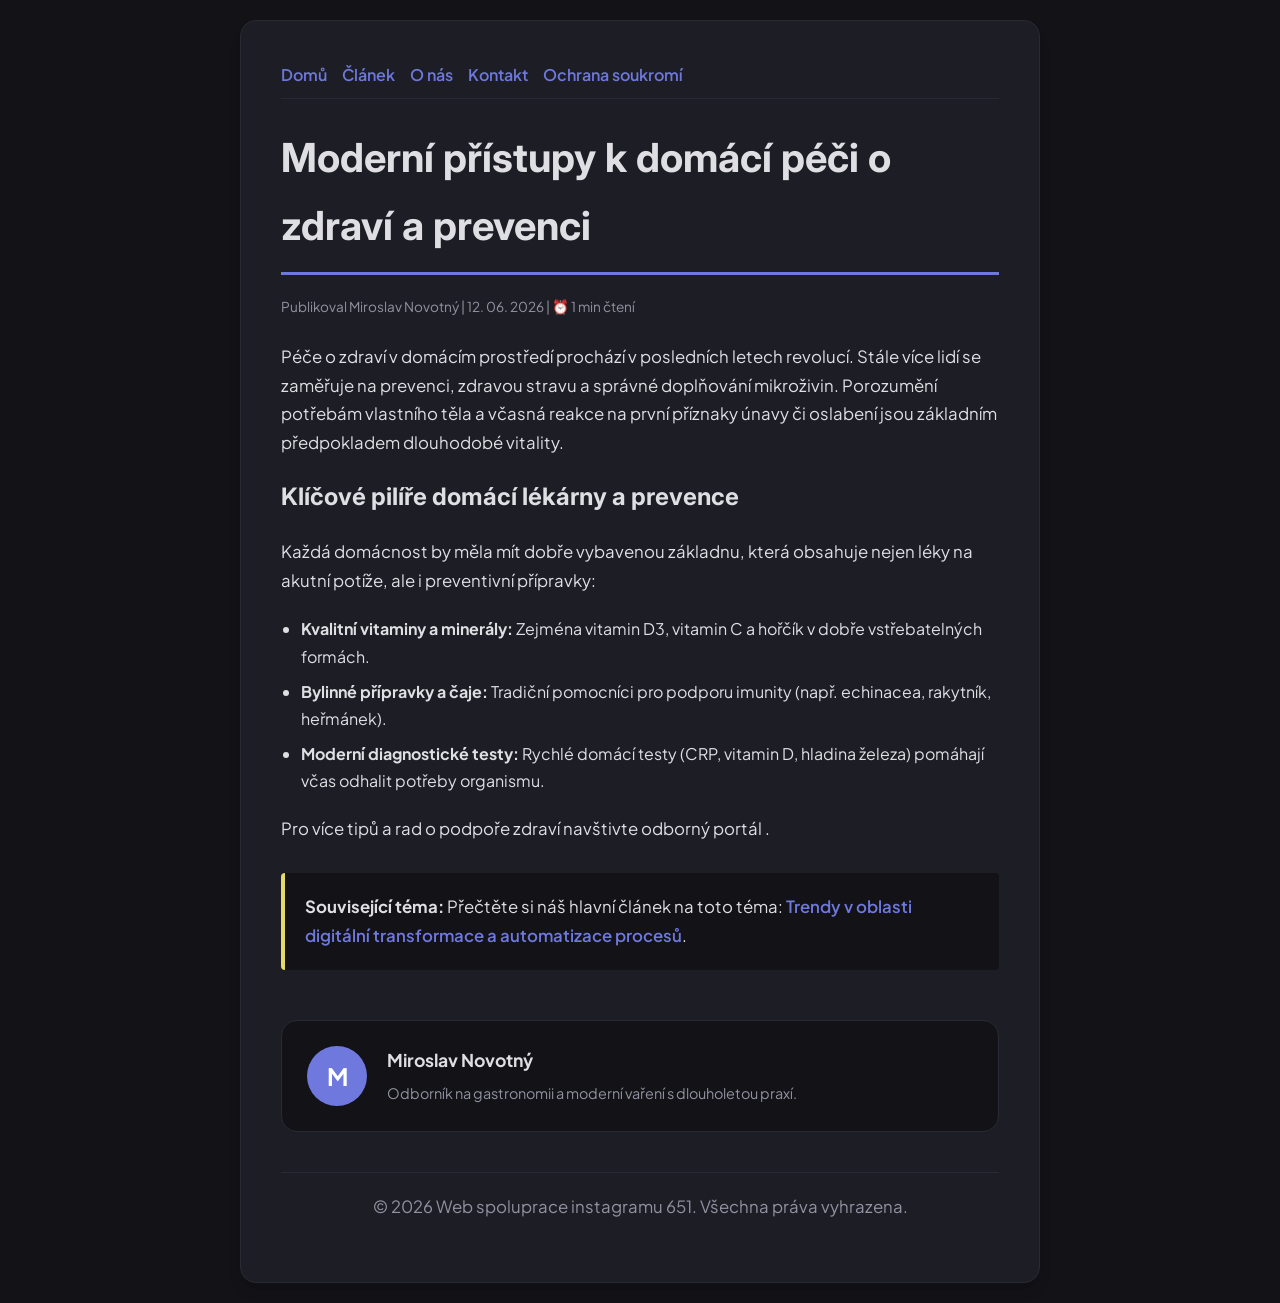
<file: moderni-pristupy-k-domaci-peci-o-zdravi-a-prevenci.html>
<!DOCTYPE html>
<html lang="cs">
<head>
    <meta charset="UTF-8">
    <meta name="viewport" content="width=device-width, initial-scale=1.0">
    <title>Moderní přístupy k domácí péči o zdraví a prevenci - Web spoluprace instagramu 651</title>
    <meta name="description" content="Moderní přístupy k domácí péči o zdraví a prevenci">
    <meta name="geo.region" content="CZ" />
    <meta name="geo.placename" content="Praha" />
    <meta name="geo.position" content="50.0755;14.4378" />
    <meta name="ICBM" content="50.0755, 14.4378" />
    <link rel="stylesheet" href="style.css">
</head>
<body>
    
            <div class="container" style="max-width: 800px;">
                <nav style="display: flex; gap: 15px; margin-bottom: 25px; border-bottom: 1px solid var(--border-color); padding-bottom: 10px; overflow-x: auto; flex-wrap: wrap;">
            <a href="index.html">Domů</a>
            <a href="trendy-v-oblasti-digitalni-transformace-a-automatizace-procesu.html">Článek</a>
            <a href="about.html">O nás</a>
            <a href="contact.html">Kontakt</a>
            <a href="privacy.html">Ochrana soukromí</a>
        </nav>
                <h1>Moderní přístupy k domácí péči o zdraví a prevenci</h1>
                <div style="font-size:0.85rem; color: var(--muted-text); margin-bottom: 25px;">
                    Publikoval Miroslav Novotný | 12. 06. 2026 | ⏰ 1 min čtení
                </div>
                <article style="margin-top: 20px;">
                    <p>Péče o zdraví v domácím prostředí prochází v posledních letech revolucí. Stále více lidí se zaměřuje na prevenci, zdravou stravu a správné doplňování mikroživin. Porozumění potřebám vlastního těla a včasná reakce na první příznaky únavy či oslabení jsou základním předpokladem dlouhodobé vitality.</p>
<h2>Klíčové pilíře domácí lékárny a prevence</h2>
<p>Každá domácnost by měla mít dobře vybavenou základnu, která obsahuje nejen léky na akutní potíže, ale i preventivní přípravky:</p>
<ul>
    <li><strong>Kvalitní vitaminy a minerály:</strong> Zejména vitamin D3, vitamin C a hořčík v dobře vstřebatelných formách.</li>
    <li><strong>Bylinné přípravky a čaje:</strong> Tradiční pomocníci pro podporu imunity (např. echinacea, rakytník, heřmánek).</li>
    <li><strong>Moderní diagnostické testy:</strong> Rychlé domácí testy (CRP, vitamin D, hladina železa) pomáhají včas odhalit potřeby organismu.</li>
</ul>
<p>Pro více tipů a rad o podpoře zdraví navštivte odborný portál .</p>
                    <div class="link-resource" style="margin-top: 30px; padding: 20px; border-left: 4px solid var(--accent-color); background: var(--bg-color); border-radius: 4px;"><p style="margin: 0;"><strong>Související téma:</strong> Přečtěte si náš hlavní článek na toto téma: <a href="trendy-v-oblasti-digitalni-transformace-a-automatizace-procesu.html">Trendy v oblasti digitální transformace a automatizace procesů</a>.</p></div>
                </article>
                
            <div class="author-box" style="margin-top: 50px; padding: 25px; background: var(--bg-color); border: 1px solid var(--border-color); border-radius: var(--border-radius); display: flex; gap: 20px; align-items: center;">
                <div style="width: 60px; height: 60px; border-radius: 50%; background: var(--primary-color); display: flex; align-items: center; justify-content: center; color: white; font-weight: bold; font-size: 1.5rem;">M</div>
                <div>
                    <h4 style="margin-bottom: 5px; font-weight: bold; font-size: 1.1rem;">Miroslav Novotný</h4>
                    <p style="margin: 0; font-size: 0.9rem; color: var(--muted-text);">Odborník na gastronomii a moderní vaření s dlouholetou praxí.</p>
                </div>
            </div>
            
                <footer>
                    <p>&copy; 2026 Web spoluprace instagramu 651. Všechna práva vyhrazena.</p>
                </footer>
            </div>
            
</body>
</html>
</file>
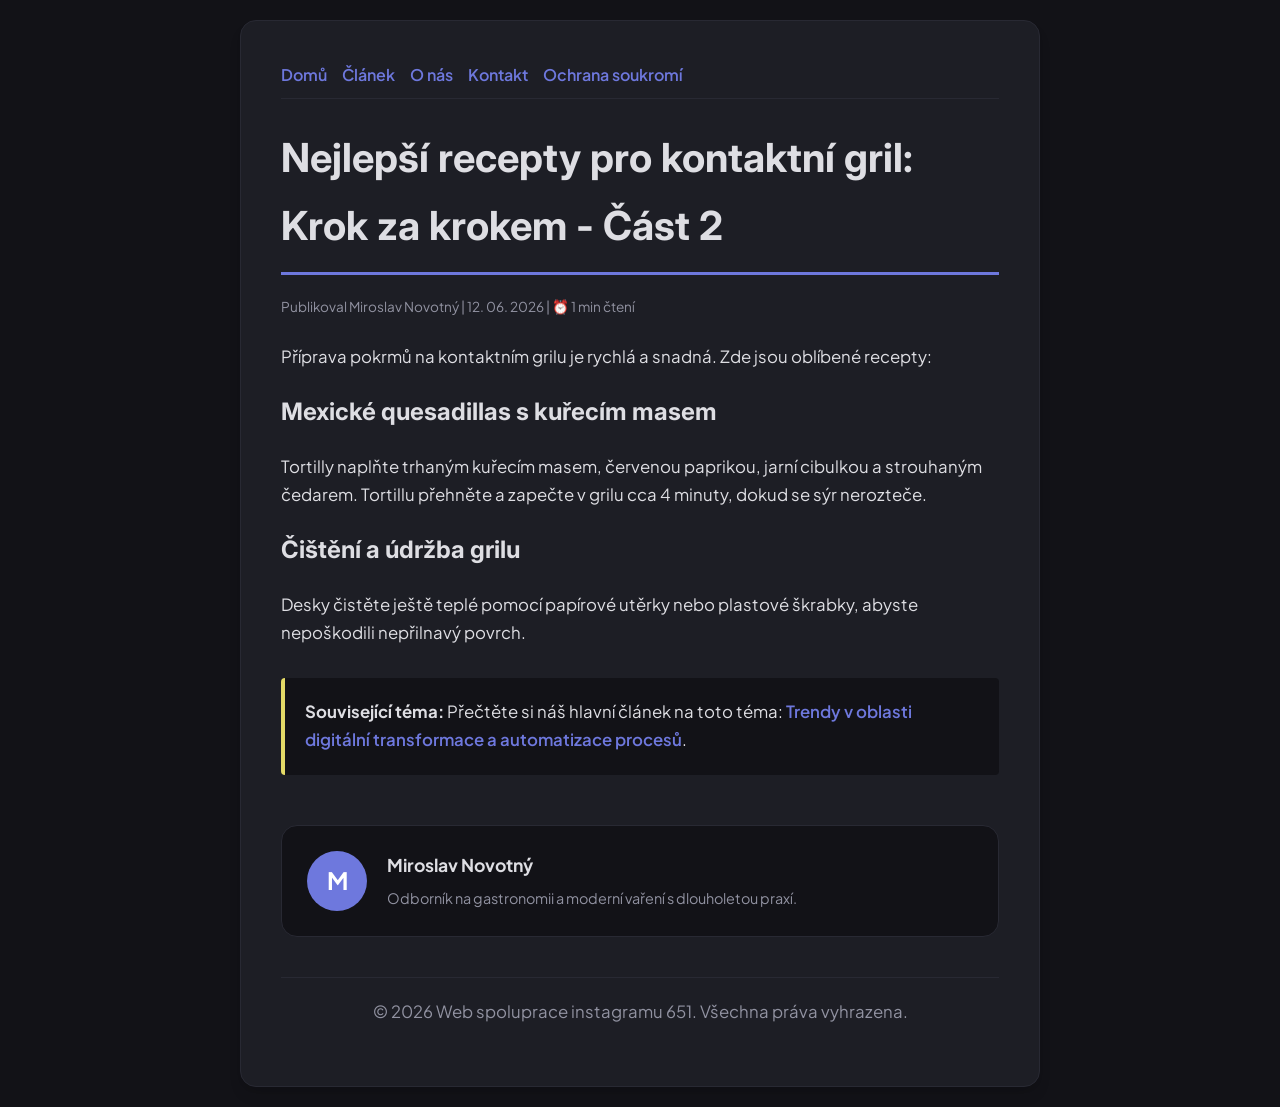
<file: nejlepsi-recepty-pro-kontaktni-gril-krok-za-krokem-cast-2.html>
<!DOCTYPE html>
<html lang="cs">
<head>
    <meta charset="UTF-8">
    <meta name="viewport" content="width=device-width, initial-scale=1.0">
    <title>Nejlepší recepty pro kontaktní gril: Krok za krokem - Část 2 - Web spoluprace instagramu 651</title>
    <meta name="description" content="Nejlepší recepty pro kontaktní gril: Krok za krokem - Část 2">
    <meta name="geo.region" content="CZ" />
    <meta name="geo.placename" content="Praha" />
    <meta name="geo.position" content="50.0755;14.4378" />
    <meta name="ICBM" content="50.0755, 14.4378" />
    <link rel="stylesheet" href="style.css">
</head>
<body>
    
            <div class="container" style="max-width: 800px;">
                <nav style="display: flex; gap: 15px; margin-bottom: 25px; border-bottom: 1px solid var(--border-color); padding-bottom: 10px; overflow-x: auto; flex-wrap: wrap;">
            <a href="index.html">Domů</a>
            <a href="trendy-v-oblasti-digitalni-transformace-a-automatizace-procesu.html">Článek</a>
            <a href="about.html">O nás</a>
            <a href="contact.html">Kontakt</a>
            <a href="privacy.html">Ochrana soukromí</a>
        </nav>
                <h1>Nejlepší recepty pro kontaktní gril: Krok za krokem - Část 2</h1>
                <div style="font-size:0.85rem; color: var(--muted-text); margin-bottom: 25px;">
                    Publikoval Miroslav Novotný | 12. 06. 2026 | ⏰ 1 min čtení
                </div>
                <article style="margin-top: 20px;">
                    <p>Příprava pokrmů na kontaktním grilu je rychlá a snadná. Zde jsou oblíbené recepty:</p>
<h2>Mexické quesadillas s kuřecím masem</h2>
<p>Tortilly naplňte trhaným kuřecím masem, červenou paprikou, jarní cibulkou a strouhaným čedarem. Tortillu přehněte a zapečte v grilu cca 4 minuty, dokud se sýr nerozteče.</p>
<h2>Čištění a údržba grilu</h2>
<p>Desky čistěte ještě teplé pomocí papírové utěrky nebo plastové škrabky, abyste nepoškodili nepřilnavý povrch.</p>
                    <div class="link-resource" style="margin-top: 30px; padding: 20px; border-left: 4px solid var(--accent-color); background: var(--bg-color); border-radius: 4px;"><p style="margin: 0;"><strong>Související téma:</strong> Přečtěte si náš hlavní článek na toto téma: <a href="trendy-v-oblasti-digitalni-transformace-a-automatizace-procesu.html">Trendy v oblasti digitální transformace a automatizace procesů</a>.</p></div>
                </article>
                
            <div class="author-box" style="margin-top: 50px; padding: 25px; background: var(--bg-color); border: 1px solid var(--border-color); border-radius: var(--border-radius); display: flex; gap: 20px; align-items: center;">
                <div style="width: 60px; height: 60px; border-radius: 50%; background: var(--primary-color); display: flex; align-items: center; justify-content: center; color: white; font-weight: bold; font-size: 1.5rem;">M</div>
                <div>
                    <h4 style="margin-bottom: 5px; font-weight: bold; font-size: 1.1rem;">Miroslav Novotný</h4>
                    <p style="margin: 0; font-size: 0.9rem; color: var(--muted-text);">Odborník na gastronomii a moderní vaření s dlouholetou praxí.</p>
                </div>
            </div>
            
                <footer>
                    <p>&copy; 2026 Web spoluprace instagramu 651. Všechna práva vyhrazena.</p>
                </footer>
            </div>
            
</body>
</html>
</file>
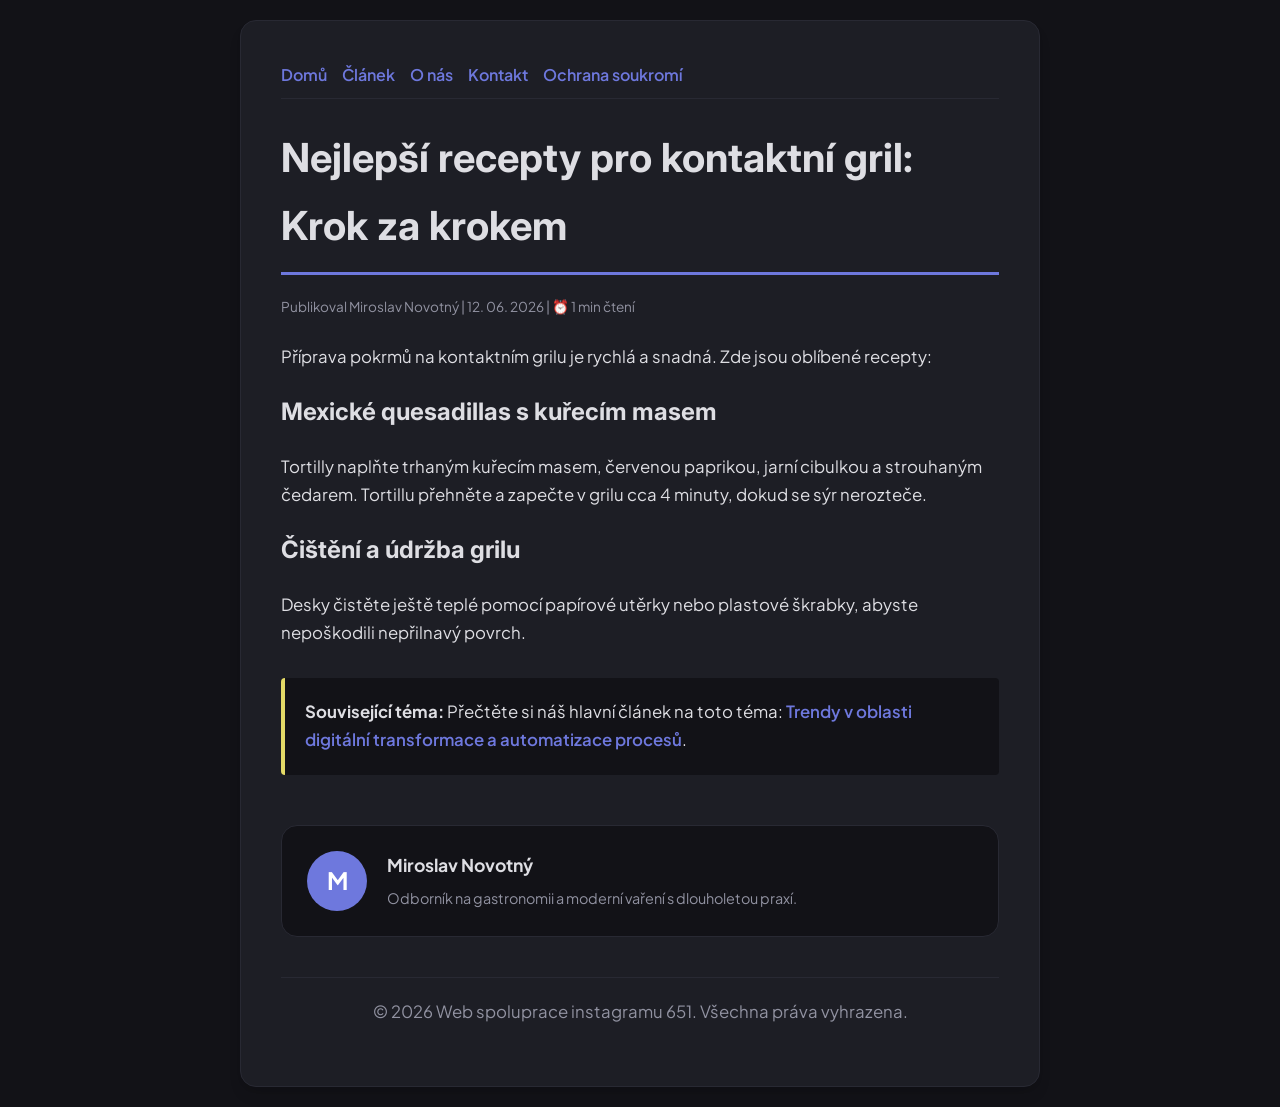
<file: nejlepsi-recepty-pro-kontaktni-gril-krok-za-krokem.html>
<!DOCTYPE html>
<html lang="cs">
<head>
    <meta charset="UTF-8">
    <meta name="viewport" content="width=device-width, initial-scale=1.0">
    <title>Nejlepší recepty pro kontaktní gril: Krok za krokem - Web spoluprace instagramu 651</title>
    <meta name="description" content="Nejlepší recepty pro kontaktní gril: Krok za krokem">
    <meta name="geo.region" content="CZ" />
    <meta name="geo.placename" content="Praha" />
    <meta name="geo.position" content="50.0755;14.4378" />
    <meta name="ICBM" content="50.0755, 14.4378" />
    <link rel="stylesheet" href="style.css">
</head>
<body>
    
            <div class="container" style="max-width: 800px;">
                <nav style="display: flex; gap: 15px; margin-bottom: 25px; border-bottom: 1px solid var(--border-color); padding-bottom: 10px; overflow-x: auto; flex-wrap: wrap;">
            <a href="index.html">Domů</a>
            <a href="trendy-v-oblasti-digitalni-transformace-a-automatizace-procesu.html">Článek</a>
            <a href="about.html">O nás</a>
            <a href="contact.html">Kontakt</a>
            <a href="privacy.html">Ochrana soukromí</a>
        </nav>
                <h1>Nejlepší recepty pro kontaktní gril: Krok za krokem</h1>
                <div style="font-size:0.85rem; color: var(--muted-text); margin-bottom: 25px;">
                    Publikoval Miroslav Novotný | 12. 06. 2026 | ⏰ 1 min čtení
                </div>
                <article style="margin-top: 20px;">
                    <p>Příprava pokrmů na kontaktním grilu je rychlá a snadná. Zde jsou oblíbené recepty:</p>
<h2>Mexické quesadillas s kuřecím masem</h2>
<p>Tortilly naplňte trhaným kuřecím masem, červenou paprikou, jarní cibulkou a strouhaným čedarem. Tortillu přehněte a zapečte v grilu cca 4 minuty, dokud se sýr nerozteče.</p>
<h2>Čištění a údržba grilu</h2>
<p>Desky čistěte ještě teplé pomocí papírové utěrky nebo plastové škrabky, abyste nepoškodili nepřilnavý povrch.</p>
                    <div class="link-resource" style="margin-top: 30px; padding: 20px; border-left: 4px solid var(--accent-color); background: var(--bg-color); border-radius: 4px;"><p style="margin: 0;"><strong>Související téma:</strong> Přečtěte si náš hlavní článek na toto téma: <a href="trendy-v-oblasti-digitalni-transformace-a-automatizace-procesu.html">Trendy v oblasti digitální transformace a automatizace procesů</a>.</p></div>
                </article>
                
            <div class="author-box" style="margin-top: 50px; padding: 25px; background: var(--bg-color); border: 1px solid var(--border-color); border-radius: var(--border-radius); display: flex; gap: 20px; align-items: center;">
                <div style="width: 60px; height: 60px; border-radius: 50%; background: var(--primary-color); display: flex; align-items: center; justify-content: center; color: white; font-weight: bold; font-size: 1.5rem;">M</div>
                <div>
                    <h4 style="margin-bottom: 5px; font-weight: bold; font-size: 1.1rem;">Miroslav Novotný</h4>
                    <p style="margin: 0; font-size: 0.9rem; color: var(--muted-text);">Odborník na gastronomii a moderní vaření s dlouholetou praxí.</p>
                </div>
            </div>
            
                <footer>
                    <p>&copy; 2026 Web spoluprace instagramu 651. Všechna práva vyhrazena.</p>
                </footer>
            </div>
            
</body>
</html>
</file>
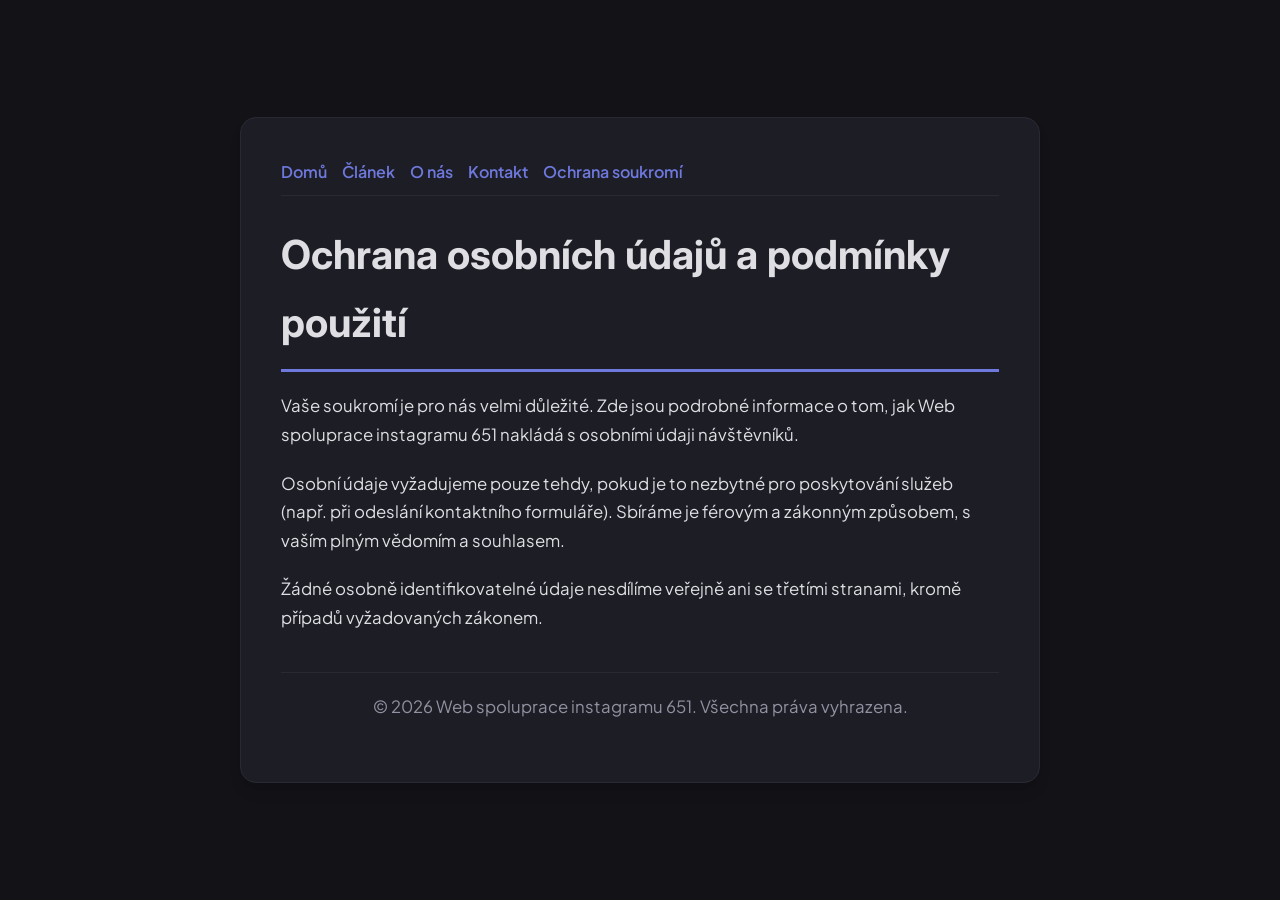
<file: privacy.html>
<!DOCTYPE html>
<html lang="cs">
<head>
    <meta charset="UTF-8">
    <meta name="viewport" content="width=device-width, initial-scale=1.0">
    <title>Ochrana osobních údajů a podmínky použití - Web spoluprace instagramu 651</title>
    <meta name="description" content="Vaše soukromí je pro nás velmi důležité. Zde jsou podrobné informace o tom, jak Web spoluprace instagramu 651 nakládá s osobními údaji návštěvníků.">
    <meta name="geo.region" content="CZ" />
    <meta name="geo.placename" content="Praha" />
    <meta name="geo.position" content="50.0755;14.4378" />
    <meta name="ICBM" content="50.0755, 14.4378" />
    <link rel="stylesheet" href="style.css">
</head>
<body>
    
        <div class="container" style="max-width: 800px;">
            <nav style="display: flex; gap: 15px; margin-bottom: 25px; border-bottom: 1px solid var(--border-color); padding-bottom: 10px; overflow-x: auto; flex-wrap: wrap;">
            <a href="index.html">Domů</a>
            <a href="trendy-v-oblasti-digitalni-transformace-a-automatizace-procesu.html">Článek</a>
            <a href="about.html">O nás</a>
            <a href="contact.html">Kontakt</a>
            <a href="privacy.html">Ochrana soukromí</a>
        </nav>
            <h1>Ochrana osobních údajů a podmínky použití</h1>
            <p>Vaše soukromí je pro nás velmi důležité. Zde jsou podrobné informace o tom, jak Web spoluprace instagramu 651 nakládá s osobními údaji návštěvníků.</p>
            <p>Osobní údaje vyžadujeme pouze tehdy, pokud je to nezbytné pro poskytování služeb (např. při odeslání kontaktního formuláře). Sbíráme je férovým a zákonným způsobem, s vaším plným vědomím a souhlasem.</p>
            <p>Žádné osobně identifikovatelné údaje nesdílíme veřejně ani se třetími stranami, kromě případů vyžadovaných zákonem.</p>
            <footer>
                <p>&copy; 2026 Web spoluprace instagramu 651. Všechna práva vyhrazena.</p>
            </footer>
        </div>
        
</body>
</html>
</file>
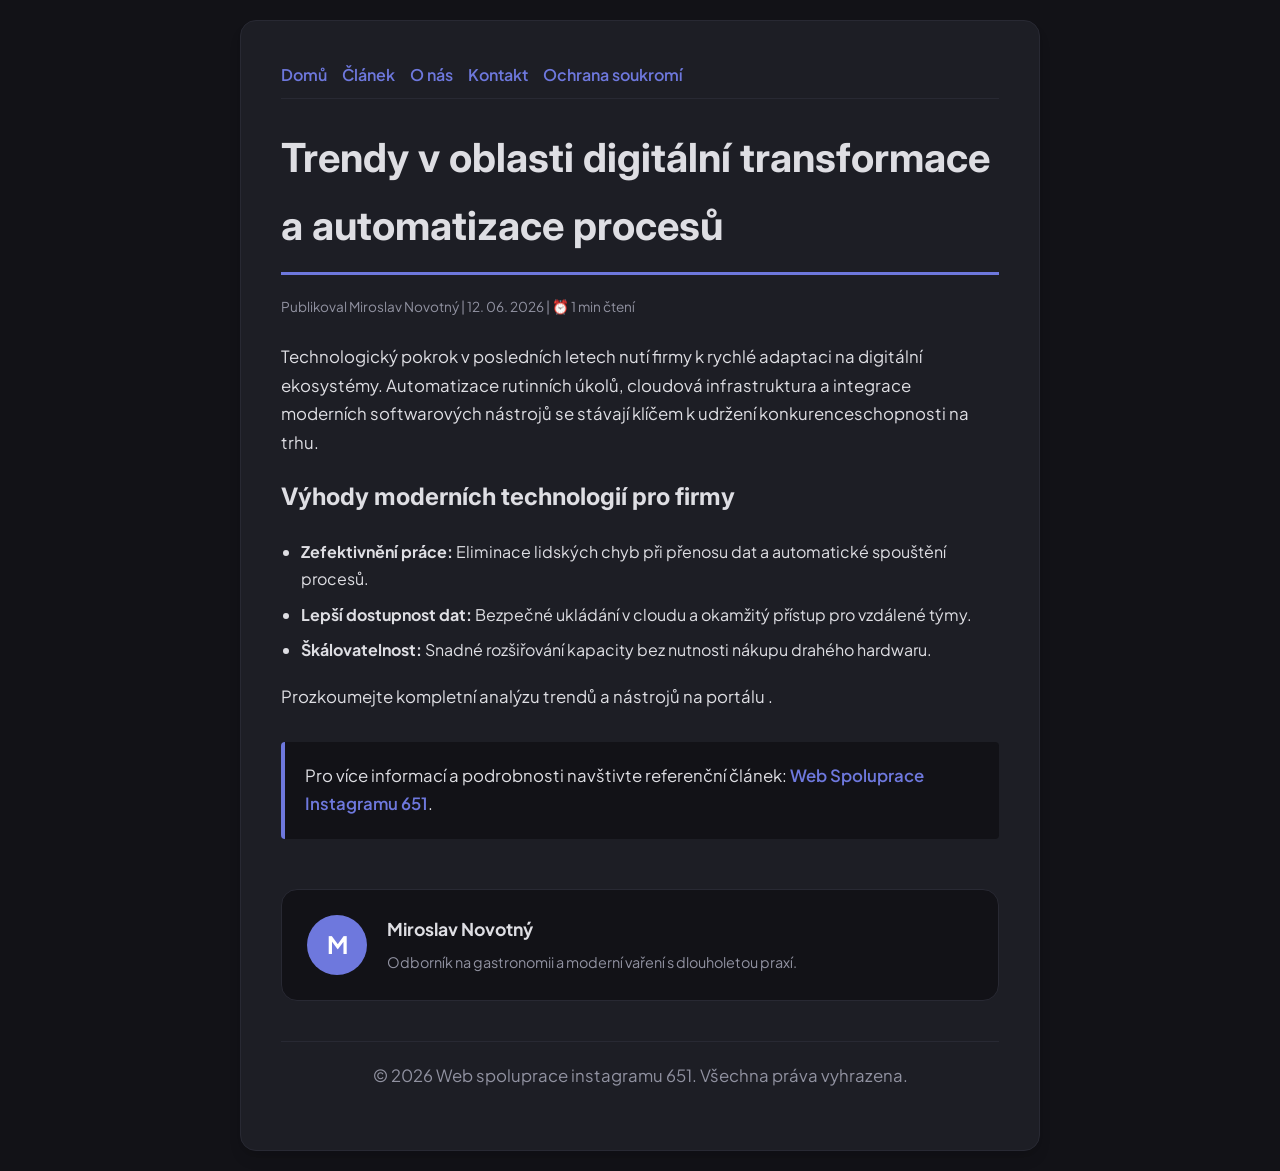
<file: trendy-v-oblasti-digitalni-transformace-a-automatizace-procesu.html>
<!DOCTYPE html>
<html lang="cs">
<head>
    <meta charset="UTF-8">
    <meta name="viewport" content="width=device-width, initial-scale=1.0">
    <title>Trendy v oblasti digitální transformace a automatizace procesů - Web spoluprace instagramu 651</title>
    <meta name="description" content="Trendy v oblasti digitální transformace a automatizace procesů">
    <meta name="geo.region" content="CZ" />
    <meta name="geo.placename" content="Praha" />
    <meta name="geo.position" content="50.0755;14.4378" />
    <meta name="ICBM" content="50.0755, 14.4378" />
    <link rel="stylesheet" href="style.css">
</head>
<body>
    
            <div class="container" style="max-width: 800px;">
                <nav style="display: flex; gap: 15px; margin-bottom: 25px; border-bottom: 1px solid var(--border-color); padding-bottom: 10px; overflow-x: auto; flex-wrap: wrap;">
            <a href="index.html">Domů</a>
            <a href="trendy-v-oblasti-digitalni-transformace-a-automatizace-procesu.html">Článek</a>
            <a href="about.html">O nás</a>
            <a href="contact.html">Kontakt</a>
            <a href="privacy.html">Ochrana soukromí</a>
        </nav>
                <h1>Trendy v oblasti digitální transformace a automatizace procesů</h1>
                <div style="font-size:0.85rem; color: var(--muted-text); margin-bottom: 25px;">
                    Publikoval Miroslav Novotný | 12. 06. 2026 | ⏰ 1 min čtení
                </div>
                <article style="margin-top: 20px;">
                    <p>Technologický pokrok v posledních letech nutí firmy k rychlé adaptaci na digitální ekosystémy. Automatizace rutinních úkolů, cloudová infrastruktura a integrace moderních softwarových nástrojů se stávají klíčem k udržení konkurenceschopnosti na trhu.</p>
<h2>Výhody moderních technologií pro firmy</h2>
<ul>
    <li><strong>Zefektivnění práce:</strong> Eliminace lidských chyb při přenosu dat a automatické spouštění procesů.</li>
    <li><strong>Lepší dostupnost dat:</strong> Bezpečné ukládání v cloudu a okamžitý přístup pro vzdálené týmy.</li>
    <li><strong>Škálovatelnost:</strong> Snadné rozšiřování kapacity bez nutnosti nákupu drahého hardwaru.</li>
</ul>
<p>Prozkoumejte kompletní analýzu trendů a nástrojů na portálu .</p>
                    <div class="link-resource" style="margin-top: 30px; padding: 20px; border-left: 4px solid var(--primary-color); background: var(--bg-color); border-radius: 4px;"><p style="margin: 0;">Pro více informací a podrobnosti navštivte referenční článek: <strong><a href="https://influencerhub.cz/">Web Spoluprace Instagramu 651</a></strong>.</p></div>
                </article>
                
            <div class="author-box" style="margin-top: 50px; padding: 25px; background: var(--bg-color); border: 1px solid var(--border-color); border-radius: var(--border-radius); display: flex; gap: 20px; align-items: center;">
                <div style="width: 60px; height: 60px; border-radius: 50%; background: var(--primary-color); display: flex; align-items: center; justify-content: center; color: white; font-weight: bold; font-size: 1.5rem;">M</div>
                <div>
                    <h4 style="margin-bottom: 5px; font-weight: bold; font-size: 1.1rem;">Miroslav Novotný</h4>
                    <p style="margin: 0; font-size: 0.9rem; color: var(--muted-text);">Odborník na gastronomii a moderní vaření s dlouholetou praxí.</p>
                </div>
            </div>
            
                <footer>
                    <p>&copy; 2026 Web spoluprace instagramu 651. Všechna práva vyhrazena.</p>
                </footer>
            </div>
            
</body>
</html>
</file>
<file: style.css>
@import url('https://fonts.googleapis.com/css2?family=Inter:wght@700&family=Plus+Jakarta+Sans:wght@400;600&display=swap');

:root {
    --bg-color: hsl(235, 12%, 8%);
    --card-bg: hsl(235, 12%, 13%);
    --text-color: hsl(235, 8%, 88%);
    --muted-text: hsl(235, 8%, 60%);
    --primary-color: hsl(235, 62%, 65%);
    --accent-color: hsl(55, 70%, 65%);
    --border-color: hsl(235, 12%, 18%);
    --border-radius: 16px;
    --shadow: 0 10px 15px -3px rgba(0, 0, 0, 0.1), 0 4px 6px -2px rgba(0, 0, 0, 0.05);
    --font-headline: 'Inter', sans-serif;
    --font-body: 'Plus Jakarta Sans', sans-serif;
}

* {
    box-sizing: border-box;
    margin: 0;
    padding: 0;
}

body {
    background-color: var(--bg-color);
    color: var(--text-color);
    font-family: var(--font-body);
    line-height: 1.7;
    padding: 20px;
    display: flex;
    justify-content: center;
    min-height: 100vh;
}

a {
    color: var(--primary-color);
    text-decoration: none;
    font-weight: 600;
    transition: color 0.2s ease;
}

a:hover {
    color: var(--accent-color);
    text-decoration: underline;
}

.container {
    width: 100%;
    max-width: 900px;
    background: var(--card-bg);
    border: 1px solid var(--border-color);
    border-radius: var(--border-radius);
    padding: 40px;
    box-shadow: var(--shadow);
    margin: auto;
}

h1, h2, h3 {
    font-family: var(--font-headline);
    margin-bottom: 20px;
    color: var(--text-color);
}

h1 {
    font-size: 2.5rem;
    border-bottom: 3px solid var(--primary-color);
    padding-bottom: 12px;
}

p {
    margin-bottom: 20px;
    font-size: 1.05rem;
}

ul {
    margin-bottom: 20px;
    padding-left: 20px;
}

li {
    margin-bottom: 8px;
}

form {
    display: flex;
    flex-direction: column;
    gap: 15px;
    margin-top: 25px;
}

input, textarea, button {
    padding: 12px;
    border: 1px solid var(--border-color);
    border-radius: var(--border-radius);
    font-family: var(--font-body);
    font-size: 1rem;
    background: var(--bg-color);
    color: var(--text-color);
}

button {
    background: var(--primary-color);
    color: white;
    font-weight: 600;
    border: none;
    cursor: pointer;
    transition: background 0.2s ease;
}

button:hover {
    background: var(--accent-color);
}

footer {
    margin-top: 40px;
    border-top: 1px solid var(--border-color);
    padding-top: 20px;
    font-size: 0.9rem;
    color: var(--muted-text);
    text-align: center;
}
</file>
